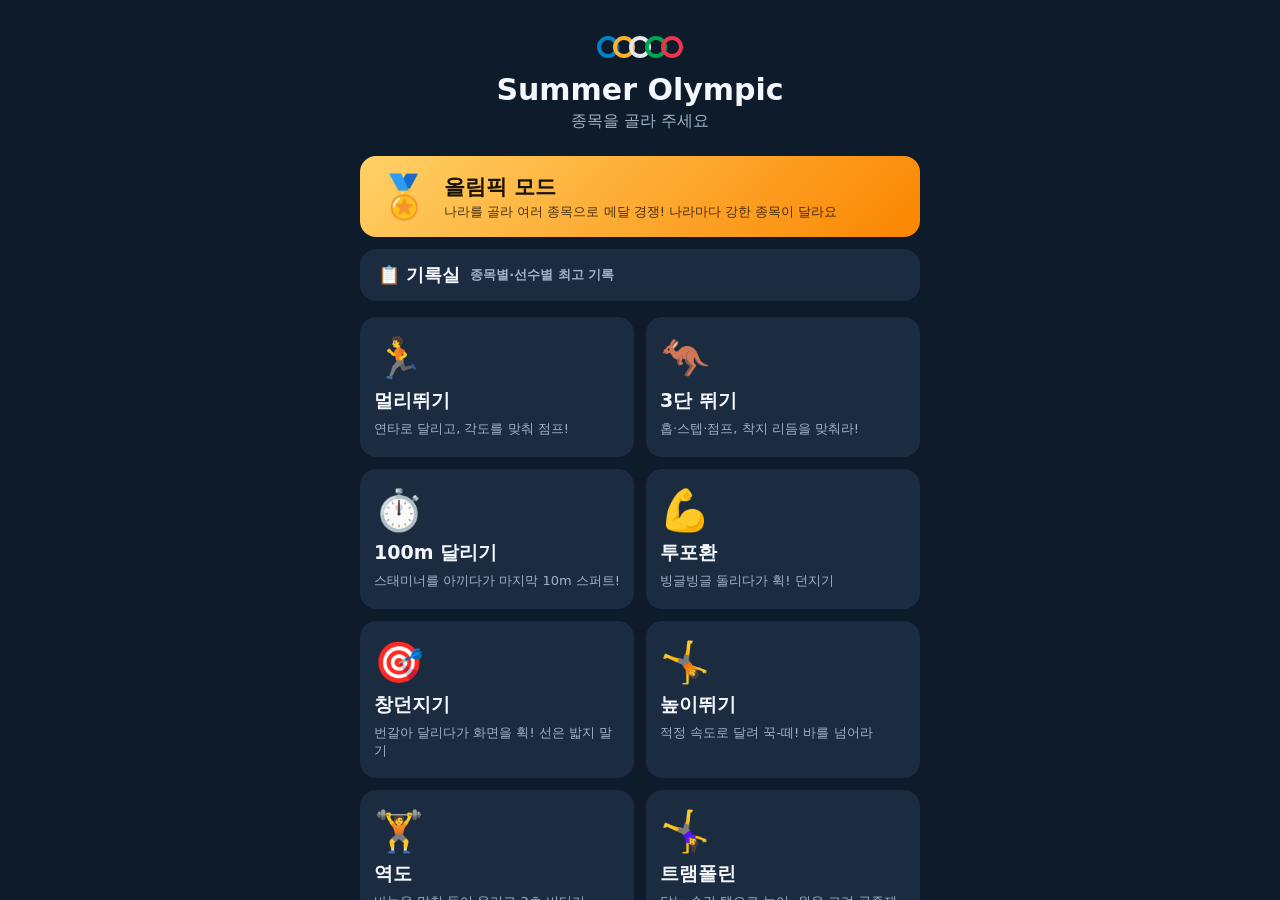
<file: index.html>
<!doctype html>
<html lang="ko">
<head>
  <meta charset="utf-8">
  <meta name="viewport" content="width=device-width, initial-scale=1, viewport-fit=cover">
  <meta name="theme-color" content="#0d1b2a">
  <title>Summer Olympic</title>
  <link rel="manifest" href="manifest.webmanifest">
  <link rel="icon" href="icons/icon.svg" type="image/svg+xml">
  <link rel="apple-touch-icon" href="icons/icon-192.png">
  <link rel="stylesheet" href="shared/css/common.css">
  <style>
    .hub { max-width: 560px; width: 100%; margin: 0 auto; }
    .hub-head { text-align: center; padding: 20px 0 8px; }
    .rings { font-size: 15px; letter-spacing: 4px; }
    .rings span { display: inline-block; width: 22px; height: 22px; border: 4px solid; border-radius: 50%; margin: 0 -3px; }
    .hub-head h1 { font-size: 30px; margin: 10px 0 4px; }
    .grid { display: grid; grid-template-columns: repeat(2, minmax(0, 1fr)); gap: 12px; margin-top: 16px; }
    .game-card {
      display: flex; flex-direction: column; gap: 6px; padding: 18px 14px; min-height: 140px;
      background: var(--panel); border-radius: var(--radius); color: var(--text); text-decoration: none;
    }
    .game-card:active { transform: scale(0.97); }
    .game-card .icon { font-size: 40px; }
    .game-card .name { font-size: 19px; font-weight: 800; }
    .game-card .desc { font-size: 13px; color: var(--muted); }
    .game-card.soon { opacity: 0.45; pointer-events: none; }
    .olympic-btn {
      display: flex; align-items: center; gap: 14px; margin-top: 16px; padding: 16px 18px;
      border-radius: var(--radius); text-decoration: none; color: #1a1205;
      background: linear-gradient(135deg, #ffd166, #fb8500);
    }
    .olympic-btn:active { transform: scale(0.98); }
    .olympic-btn .icon { font-size: 42px; }
    .olympic-btn .name { font-size: 21px; font-weight: 800; display: block; }
    .olympic-btn .desc { font-size: 13px; opacity: 0.8; }
    .records-btn {
      display: flex; align-items: center; gap: 10px; margin-top: 12px; padding: 14px 18px;
      border-radius: var(--radius); background: var(--panel); color: var(--text);
      text-decoration: none; font-size: 18px; font-weight: 800;
    }
    .records-btn .muted { font-size: 13px; font-weight: 600; }
    .records-btn:active { transform: scale(0.98); }
    .credits {
      margin-top: 24px; padding: 16px; border-radius: var(--radius);
      background: var(--panel); text-align: center;
    }
    .credits-title { font-size: 13px; font-weight: 700; color: var(--muted); letter-spacing: 2px; margin-bottom: 8px; }
    .credit { display: flex; justify-content: center; align-items: baseline; gap: 10px; padding: 3px 0; }
    .credit span { font-size: 13px; color: var(--muted); font-style: italic; min-width: 90px; text-align: right; }
    .credit b { font-size: 17px; min-width: 90px; text-align: left; }
    .tip { margin-top: 20px; font-size: 13px; text-align: center; }
  </style>
</head>
<body>
  <main class="screen">
    <div class="hub">
      <header class="hub-head">
        <div class="rings">
          <span style="border-color:#0081c8"></span><span style="border-color:#fcb131"></span><span style="border-color:#e5e7eb"></span><span style="border-color:#00a651"></span><span style="border-color:#ee334e"></span>
        </div>
        <h1>Summer Olympic</h1>
        <div class="muted">종목을 골라 주세요</div>
      </header>
      <a class="olympic-btn" href="olympic/" id="olympicBtn">
        <span class="icon">🏅</span>
        <span><span class="name" id="olympicName">올림픽 모드</span><span class="desc">나라를 골라 여러 종목으로 메달 경쟁! 나라마다 강한 종목이 달라요</span></span>
      </a>
      <a class="records-btn" href="records/">📋 기록실 <span class="muted">종목별·선수별 최고 기록</span></a>
      <nav class="grid" id="grid"></nav>
      <footer class="credits">
        <div class="credits-title">만든 사람들</div>
        <div class="credit"><span>Designed By</span><b>조원상</b></div>
        <div class="credit"><span>Inspired By</span><b>연준, 연서</b></div>
      </footer>
      <p class="tip muted" id="tip">크롬 메뉴 ⋮ → <b>홈 화면에 추가</b>를 누르면 앱처럼 전체화면으로 즐길 수 있어요.</p>
    </div>
  </main>
  <script src="shared/js/games.js"></script>
  <script src="shared/js/device.js"></script>
  <script>
    document.getElementById('grid').innerHTML = SO.GAMES.map(function (g) {
      return '<a class="game-card' + (g.ready ? '' : ' soon') + '" href="' + (g.ready ? 'games/' + g.id + '/' : '#') + '">' +
        '<span class="icon">' + g.icon + '</span><span class="name">' + g.name + '</span><span class="desc">' + g.desc + '</span></a>';
    }).join('');
    try {
      var sess = JSON.parse(localStorage.getItem('so:olympic') || 'null');
      if (sess && sess.events && sess.events.some(function (e) { return !(sess.results || {})[e]; })) {
        document.getElementById('olympicName').textContent = '올림픽 모드 (이어하기)';
      }
    } catch (e) { /* 무시 */ }
    if (SO.isApp) document.getElementById('tip').remove();
    SO.registerSW('sw.js');
  </script>
</body>
</html>
</file>
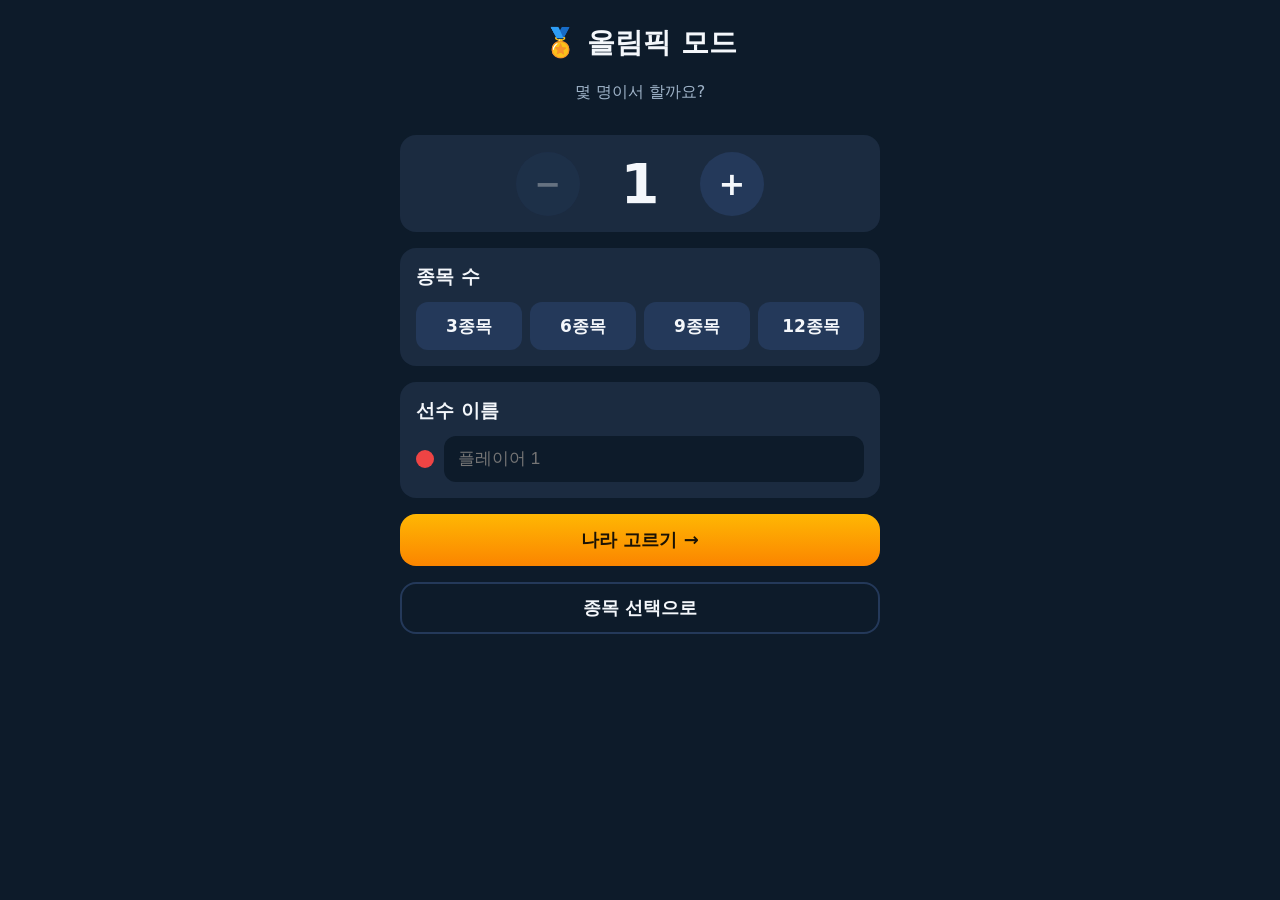
<file: olympic/index.html>
<!doctype html>
<html lang="ko">
<head>
  <meta charset="utf-8">
  <meta name="viewport" content="width=device-width, initial-scale=1, viewport-fit=cover">
  <meta name="theme-color" content="#0d1b2a">
  <title>올림픽 모드</title>
  <link rel="manifest" href="../manifest.webmanifest">
  <link rel="icon" href="../icons/icon.svg" type="image/svg+xml">
  <link rel="stylesheet" href="../shared/css/common.css">
  <link rel="stylesheet" href="olympic.css">
</head>
<body>
  <!-- 1. 선수 수·종목 수 -->
  <div id="setup" class="screen hidden"></div>

  <!-- 2. 나라 고르기 -->
  <div id="pick" class="screen hidden">
    <div class="setup wide">
      <h1 class="setup-title" id="pickTitle"></h1>
      <p class="setup-sub muted">★이 많은 종목일수록 경기에서 유리해요</p>
      <div class="country-grid" id="countryGrid"></div>
      <div class="pick-foot">
        <div class="pick-detail hidden" id="pickDetail"></div>
        <button type="button" class="btn btn-primary btn-block" id="pickOk" disabled>이 나라로!</button>
        <div class="row2">
          <button type="button" class="btn" id="pickRandom">🎲 랜덤</button>
          <button type="button" class="btn btn-ghost" id="pickBack">← 이전</button>
        </div>
      </div>
    </div>
  </div>

  <!-- 3. 일정 & 메달 순위 -->
  <div id="board" class="screen hidden">
    <div class="setup wide">
      <h1 class="setup-title">🏅 올림픽</h1>
      <div class="card next-card" id="nextCard"></div>
      <div class="card"><h3>메달 순위</h3><table class="ranking medal-table" id="medalTable"></table></div>
      <div class="card"><h3>경기 일정</h3><ol class="schedule" id="schedule"></ol></div>
      <button type="button" class="btn btn-block" id="quitBtn">🏁 올림픽 끝내기</button>
      <a class="btn btn-ghost btn-block" href="../">메인으로 (나중에 이어하기)</a>
    </div>
  </div>

  <!-- 4. 시상식 -->
  <div id="ceremony" class="screen hidden">
    <div class="setup wide">
      <h1 class="setup-title" id="cerTitle"></h1>
      <div class="podium" id="podium"></div>
      <div class="card"><table class="ranking" id="cerTable"></table></div>
      <button type="button" class="btn btn-primary btn-block" id="cerOk">메달 순위 보기</button>
    </div>
  </div>

  <!-- 5. 폐회식 -->
  <div id="closing" class="screen hidden">
    <div class="setup wide">
      <h1 class="setup-title">🎆 폐회식</h1>
      <div class="champion card" id="champion"></div>
      <div class="card"><h3>최종 메달 순위</h3><table class="ranking medal-table" id="finalMedals"></table></div>
      <button type="button" class="btn btn-primary btn-block" id="newBtn">새 올림픽</button>
      <a class="btn btn-ghost btn-block" href="../">메인으로</a>
    </div>
  </div>

  <script src="../shared/js/device.js"></script>
  <script src="../shared/js/players.js"></script>
  <script src="../shared/js/countries.js"></script>
  <script src="../shared/js/olympic.js"></script>
  <script src="olympic.js"></script>
</body>
</html>
</file>
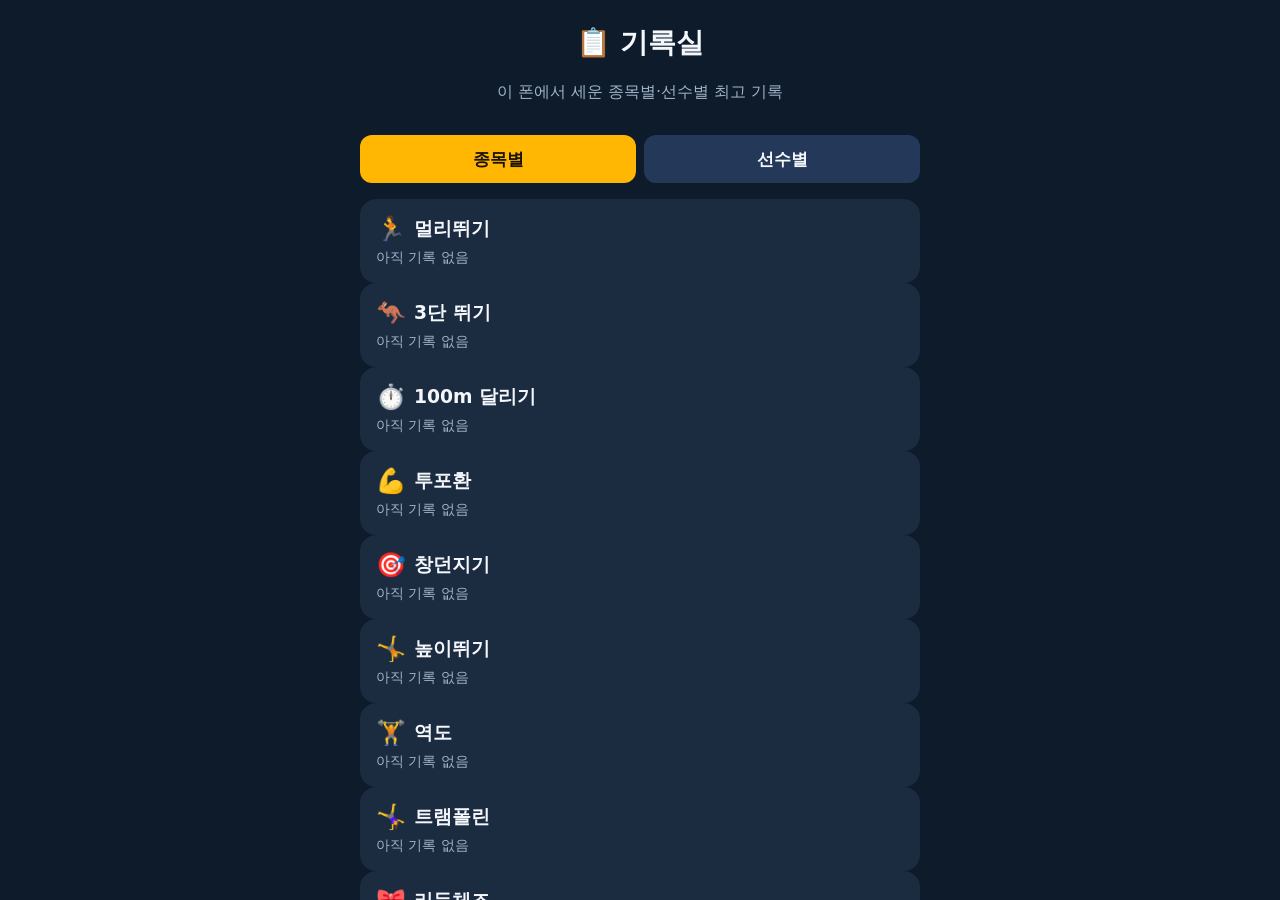
<file: records/index.html>
<!doctype html>
<html lang="ko">
<head>
  <meta charset="utf-8">
  <meta name="viewport" content="width=device-width, initial-scale=1, viewport-fit=cover">
  <meta name="theme-color" content="#0d1b2a">
  <title>기록실</title>
  <link rel="manifest" href="../manifest.webmanifest">
  <link rel="icon" href="../icons/icon.svg" type="image/svg+xml">
  <link rel="stylesheet" href="../shared/css/common.css">
  <link rel="stylesheet" href="page.css">
</head>
<body>
  <main class="screen">
    <div class="setup wide">
      <h1 class="setup-title">📋 기록실</h1>
      <p class="setup-sub muted">이 폰에서 세운 종목별·선수별 최고 기록</p>
      <div class="seg" id="tabs">
        <button type="button" data-tab="event" aria-pressed="true">종목별</button>
        <button type="button" data-tab="player" aria-pressed="false">선수별</button>
      </div>
      <div id="eventView"></div>
      <div id="playerView" class="hidden">
        <div class="chips" id="playerChips"></div>
        <div class="card hidden" id="playerCard"></div>
      </div>
      <p class="muted empty hidden" id="empty">아직 기록이 없어요. 경기를 끝까지 하면 최고 기록이 여기에 쌓여요.</p>
      <button type="button" class="btn btn-ghost btn-block" id="clearBtn">기록 모두 지우기</button>
      <a class="btn btn-ghost btn-block" href="../">메인으로</a>
    </div>
  </main>
  <script src="../shared/js/games.js"></script>
  <script src="../shared/js/device.js"></script>
  <script src="../shared/js/records.js"></script>
  <script src="page.js"></script>
</body>
</html>
</file>
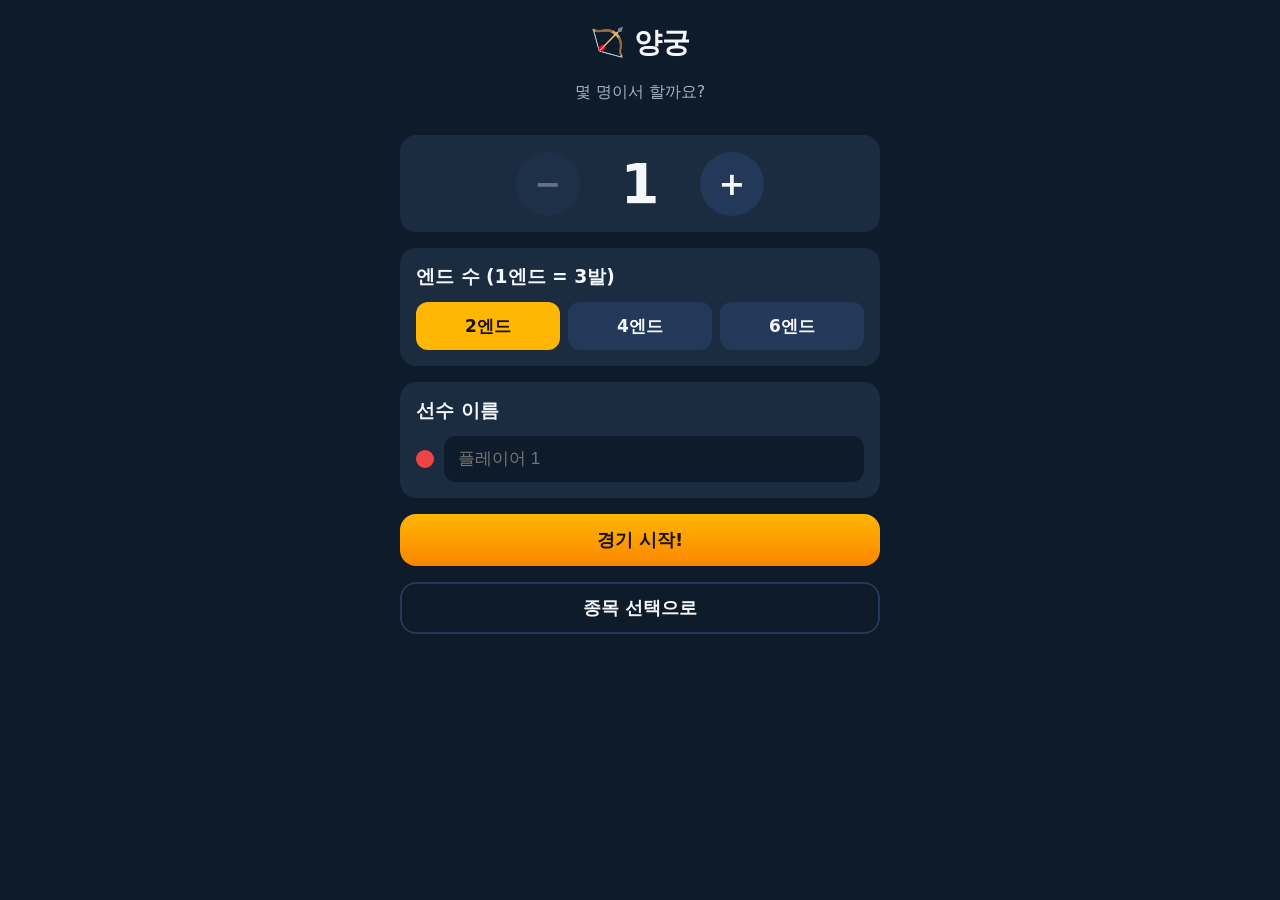
<file: games/archery/index.html>
<!doctype html>
<html lang="ko">
<head>
  <meta charset="utf-8">
  <meta name="viewport" content="width=device-width, initial-scale=1, maximum-scale=1, user-scalable=no, viewport-fit=cover">
  <meta name="theme-color" content="#0d1b2a">
  <title>양궁</title>
  <link rel="manifest" href="../../manifest.webmanifest">
  <link rel="icon" href="../../icons/icon.svg" type="image/svg+xml">
  <link rel="stylesheet" href="../../shared/css/common.css">
  <link rel="stylesheet" href="../../shared/css/game.css">
  <link rel="stylesheet" href="archery.css">
</head>
<body>
  <!-- 1. 플레이어 설정 -->
  <div id="setup" class="screen"></div>

  <!-- 2. 경기 화면 -->
  <div id="game" class="game no-select hidden">
    <header class="hud">
      <div class="hud-player"><span class="dot" id="hudDot"></span><span id="hudName"></span></div>
      <div class="hud-info"><span id="hudEnd"></span><span id="hudTotal"></span></div>
    </header>

    <div class="stage" id="stage">
      <canvas id="canvas"></canvas>

      <div class="meters">
        <div class="meter"><div class="meter-label">바람</div><div class="meter-value"><span class="wind-arrow" id="windArrow">→</span><span id="wind">0.0</span><small>m/s</small></div></div>
        <div class="meter" id="clockBox"><div class="meter-label">남은 시간</div><div class="meter-value"><span id="clock">20</span><small>초</small></div></div>
      </div>
      <div class="end-strip" id="endStrip"></div>

      <div class="breath hidden" id="breath">
        <div class="breath-zones"><i class="z-draw"></i><i class="z-steady"></i><i class="z-tired"></i></div>
        <div class="breath-cursor" id="breathCursor"></div>
        <div class="breath-label" id="breathLabel"></div>
      </div>

      <div class="banner hidden" id="banner"></div>

      <!-- 차례 안내 -->
      <div class="panel hidden" id="intro">
        <div class="intro-turn" id="introTurn"></div>
        <div class="intro-name" id="introName"></div>
        <ol class="howto">
          <li>아래 버튼을 <b>꾹 누르면</b> 활을 당겨요. 누른 채로 <b>끌면 조준</b>, <b>손을 떼면 발사</b>!</li>
          <li>당기고 <b>1~4초</b>(초록 구간)가 가장 덜 흔들려요. 오래 버티면 팔이 지쳐서 다시 흔들려요</li>
          <li>화살은 <b>바람</b>에 밀려요. 1 m/s마다 점수 한 칸 반쯤 — 바람 반대쪽을 겨냥하세요</li>
          <li>한 발에 <b>20초</b> 안에 쏘세요. 3발이 한 엔드예요</li>
        </ol>
        <button type="button" class="btn btn-primary btn-block" id="introGo">준비 완료</button>
      </div>

      <!-- 엔드 결과 -->
      <div class="panel hidden" id="result">
        <div class="intro-turn" id="resTitle"></div>
        <div class="result-arrows" id="resArrows"></div>
        <div class="result-detail" id="resDetail"></div>
        <table class="ranking mini" id="resTable"></table>
        <button type="button" class="btn btn-primary btn-block" id="resNext"></button>
      </div>
    </div>

    <div class="controls">
      <button type="button" class="pad pad-aim" id="aimPad"><span class="pad-icon">🏹</span><span id="padText">꾹 눌러서 당기기</span><small>누른 채로 끌어서 조준 · 떼면 발사</small></button>
    </div>
  </div>

  <!-- 3. 최종 결과 -->
  <div id="final" class="screen hidden">
    <div class="setup">
      <h1 class="setup-title">🏆 최종 결과</h1>
      <div class="card"><table class="ranking" id="finalTable"></table></div>
      <button type="button" class="btn btn-primary btn-block" id="againBtn">같은 선수로 다시 하기</button>
      <button type="button" class="btn btn-block" id="setupBtn">선수 다시 정하기</button>
      <a class="btn btn-ghost btn-block" href="../../">종목 선택으로</a>
    </div>
  </div>

  <script src="../../shared/js/device.js"></script>
  <script src="../../shared/js/players.js"></script>
  <script src="../../shared/js/countries.js"></script>
  <script src="../../shared/js/olympic.js"></script>
  <script src="../../shared/js/records.js"></script>
  <script src="archery.js"></script>
</body>
</html>
</file>
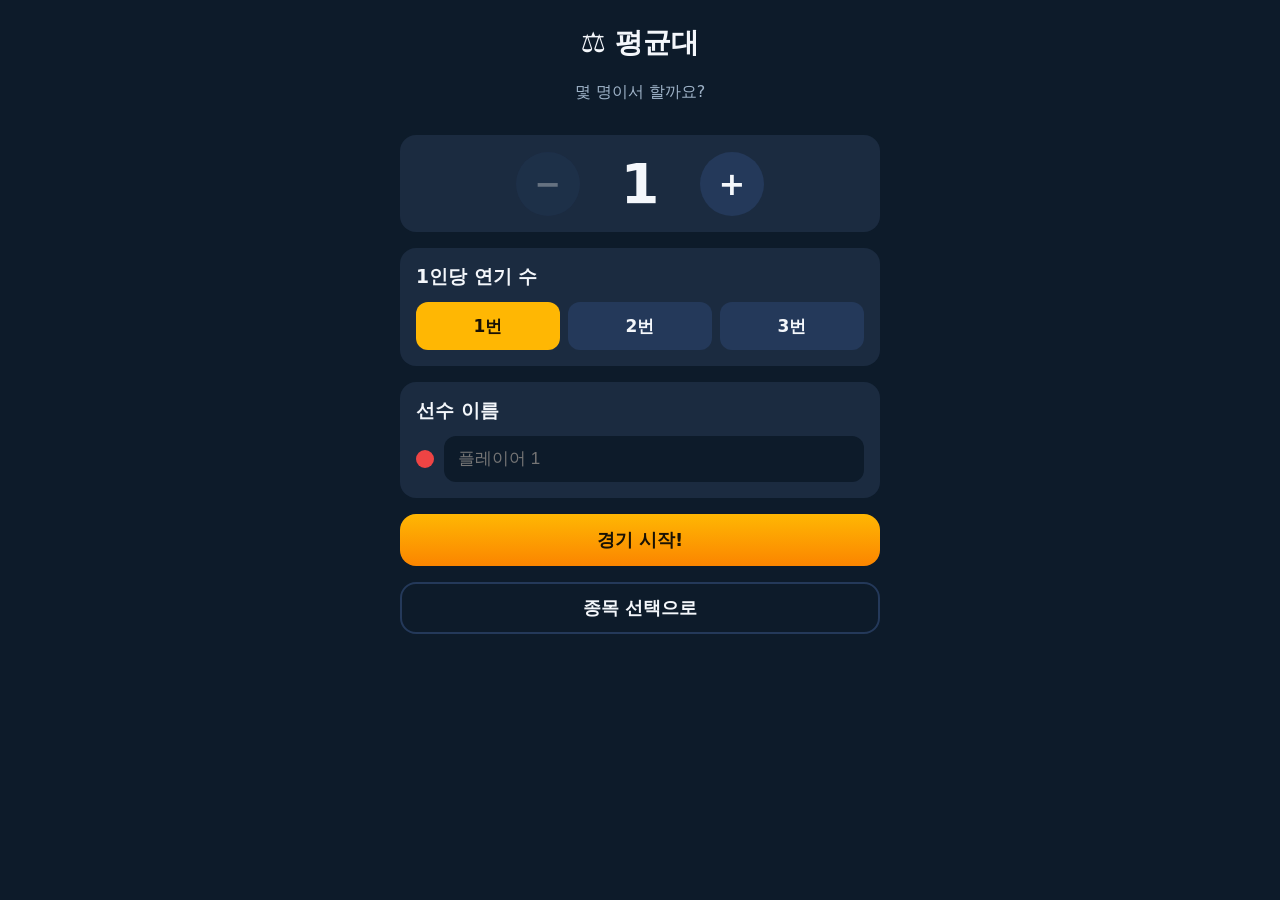
<file: games/beam/index.html>
<!doctype html>
<html lang="ko">
<head>
  <meta charset="utf-8">
  <meta name="viewport" content="width=device-width, initial-scale=1, maximum-scale=1, user-scalable=no, viewport-fit=cover">
  <meta name="theme-color" content="#0d1b2a">
  <title>평균대</title>
  <link rel="manifest" href="../../manifest.webmanifest">
  <link rel="icon" href="../../icons/icon.svg" type="image/svg+xml">
  <link rel="stylesheet" href="../../shared/css/common.css">
  <link rel="stylesheet" href="../../shared/css/game.css">
  <link rel="stylesheet" href="beam.css">
</head>
<body>
  <!-- 1. 플레이어 설정 -->
  <div id="setup" class="screen"></div>

  <!-- 2. 경기 화면 -->
  <div id="game" class="game no-select hidden">
    <header class="hud">
      <div class="hud-player"><span class="dot" id="hudDot"></span><span id="hudName"></span></div>
      <div class="hud-info"><span id="hudAttempt"></span><span id="hudBest"></span></div>
    </header>

    <!-- 경기 화면 = 기술 패드 (스와이프·원 그리기) -->
    <div class="stage" id="stage">
      <canvas id="canvas"></canvas>

      <div class="meters">
        <div class="meter"><div class="meter-label">기울기</div><div class="meter-value"><span id="lean">0</span><small>°</small></div></div>
        <div class="meter"><div class="meter-label">기술</div><div class="meter-value"><span id="skill">준비</span></div></div>
      </div>
      <div class="score-chip" id="scoreChip"></div>
      <div class="req-chip" id="reqChip"></div>
      <!-- 균형 게이지: 노란 바늘 = 몸 기울기, 📱 = 폰 기울기 -->
      <div class="bal-gauge">
        <div class="bal-track"><div class="bal-zone"></div><div class="bal-needle" id="balNeedle"></div><div class="bal-knob" id="balKnob">📱</div></div>
        <div class="bal-text" id="balText">균형</div>
      </div>
      <div class="gesture-help" id="gestureHelp">
        <span>↑ 점프</span><span>→ 다리 찢기</span><span>↓ 공중돌기</span><span>⟳ 턴</span>
      </div>
      <div class="timing hidden" id="timing"></div>
      <div class="banner hidden" id="banner"></div>

      <!-- 차례 안내 -->
      <div class="panel hidden" id="intro">
        <div class="intro-turn" id="introTurn"></div>
        <div class="intro-name" id="introName"></div>
        <ol class="howto">
          <li><b>폰을 운전대처럼 좌우로 기울여서</b> 선수를 똑바로 세우세요. 선수가 오른쪽으로 기울면 폰을 왼쪽으로! 30° 넘게 기울면 떨어져요</li>
          <li>경기 화면에서 <b>↑ 점프 · → 다리 찢어 뛰기 · ↓ 공중돌기 · 원 그리기 = 턴</b>(두 바퀴면 더블 턴)</li>
          <li>착지할 때마다 몸이 휘청! 바로 균형을 잡으세요. 기술은 <b>5개 이상</b> 해야 감점이 없어요</li>
          <li>끝까지 가면 <b>↑ 스와이프로 내리기</b>(공중돌기 착지). 시작할 때 폰을 든 각도가 기준이에요</li>
        </ol>
        <div class="tilt-test" id="tiltTest">📱 지금 폰을 기울여 보세요 — 위 게이지의 📱이 따라 움직여요</div>
        <label class="tilt-opt"><input type="checkbox" id="tiltRev"> 기울기 방향 반대로</label>
        <button type="button" class="btn btn-primary btn-block" id="introGo">준비 완료</button>
      </div>

      <!-- 연기 결과 -->
      <div class="panel hidden" id="result">
        <div class="result-dist" id="resScore"></div>
        <div class="result-badge hidden" id="resBadge">개인 최고!</div>
        <div class="result-detail" id="resDetail"></div>
        <table class="ranking mini" id="resTable"></table>
        <button type="button" class="btn btn-primary btn-block" id="resNext"></button>
      </div>
    </div>

    <!-- 세로로 들고 있으면 가로로 돌리라는 안내 -->
    <div class="rotate-hint"><div class="rotate-icon">📱↻</div><div>폰을 <b>가로로</b> 돌려 주세요</div></div>
  </div>

  <!-- 3. 최종 결과 -->
  <div id="final" class="screen hidden">
    <div class="setup">
      <h1 class="setup-title">🏆 최종 결과</h1>
      <div class="card"><table class="ranking" id="finalTable"></table></div>
      <button type="button" class="btn btn-primary btn-block" id="againBtn">같은 선수로 다시 하기</button>
      <button type="button" class="btn btn-block" id="setupBtn">선수 다시 정하기</button>
      <a class="btn btn-ghost btn-block" href="../../">종목 선택으로</a>
    </div>
  </div>

  <script src="../../shared/js/device.js"></script>
  <script src="../../shared/js/players.js"></script>
  <script src="../../shared/js/countries.js"></script>
  <script src="../../shared/js/olympic.js"></script>
  <script src="../../shared/js/records.js"></script>
  <script src="../../shared/js/athlete.js"></script>
  <script src="beam.js"></script>
</body>
</html>
</file>
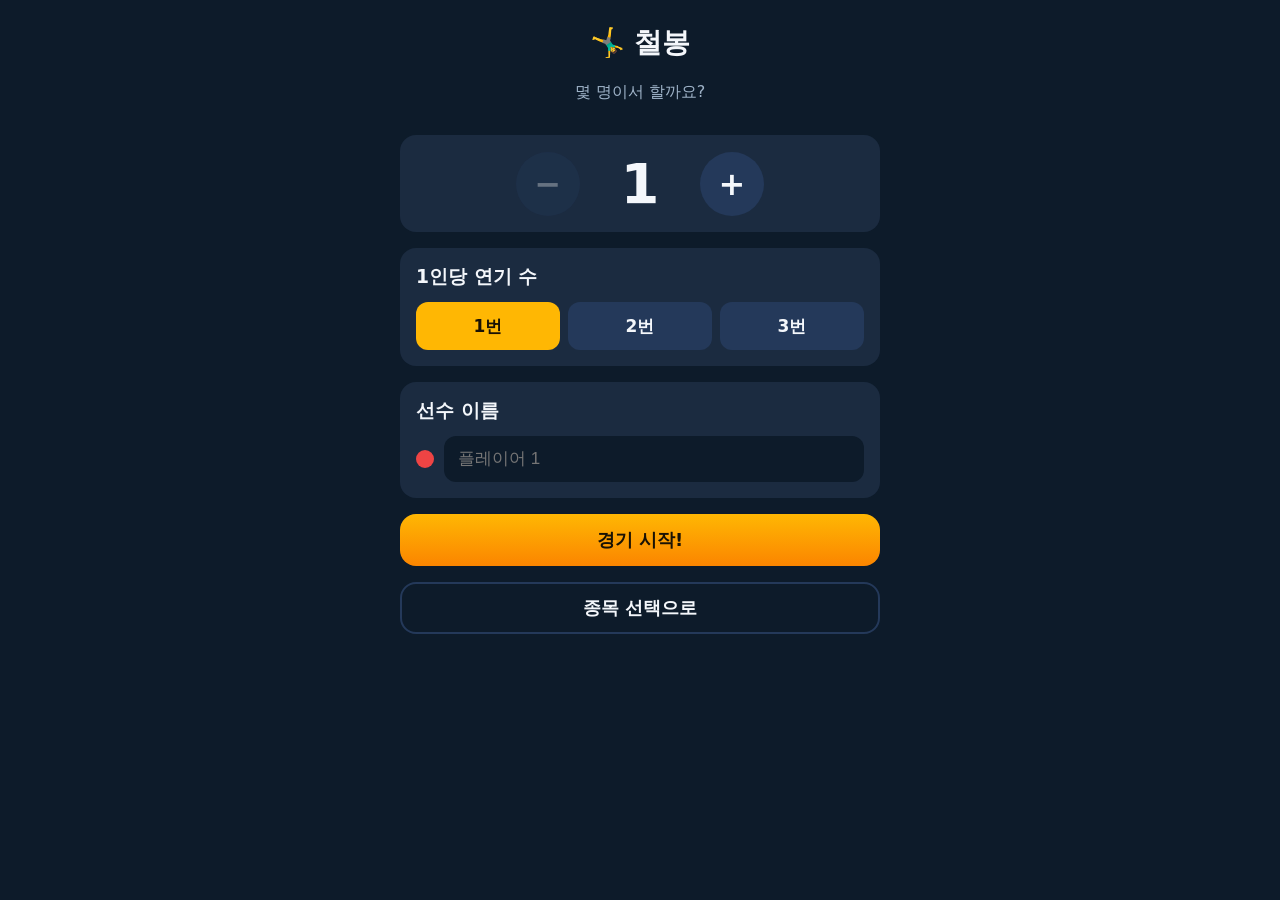
<file: games/high-bar/index.html>
<!doctype html>
<html lang="ko">
<head>
  <meta charset="utf-8">
  <meta name="viewport" content="width=device-width, initial-scale=1, maximum-scale=1, user-scalable=no, viewport-fit=cover">
  <meta name="theme-color" content="#0d1b2a">
  <title>철봉</title>
  <link rel="manifest" href="../../manifest.webmanifest">
  <link rel="icon" href="../../icons/icon.svg" type="image/svg+xml">
  <link rel="stylesheet" href="../../shared/css/common.css">
  <link rel="stylesheet" href="../../shared/css/game.css">
  <link rel="stylesheet" href="highbar.css">
</head>
<body>
  <!-- 1. 플레이어 설정 -->
  <div id="setup" class="screen"></div>

  <!-- 2. 경기 화면 -->
  <div id="game" class="game no-select hidden">
    <header class="hud">
      <div class="hud-player"><span class="dot" id="hudDot"></span><span id="hudName"></span></div>
      <div class="hud-info"><span id="hudAttempt"></span><span id="hudBest"></span></div>
    </header>

    <div class="stage" id="stage">
      <canvas id="canvas"></canvas>

      <div class="meters">
        <div class="meter"><div class="meter-label">발끝 속도</div><div class="meter-value"><span id="speed">0</span><small>km/h</small></div></div>
        <div class="meter"><div class="meter-label">기술</div><div class="meter-value"><span id="skill">준비</span></div></div>
      </div>
      <div class="time-chip" id="timeChip"></div>
      <div class="score-chip" id="scoreChip"></div>
      <div class="hint" id="hint"></div>
      <div class="timing hidden" id="timing"></div>
      <div class="banner hidden" id="banner"></div>

      <!-- 차례 안내 -->
      <div class="panel hidden" id="intro">
        <div class="intro-turn" id="introTurn"></div>
        <div class="intro-name" id="introName"></div>
        <ol class="howto">
          <li>왼쪽 <b>킥</b>: 몸이 <b>맨 아래를 지날 때</b> 탭! 점점 크게 흔들다가 한 바퀴 넘어가면 <b>대회전</b></li>
          <li>오른쪽 <b>손 놓기</b>: <b class="gold">금색 구간</b>에서 놓으면 <b>놓았다 잡기</b>, <b class="green">초록 구간</b>에서 놓으면 <b>내리기</b></li>
          <li>공중에서 <b>웅크리기</b>(왼쪽)를 누르는 동안 빨리 돌아요. 놓았다 잡기는 바가 손에 오면 <b>잡기</b>(오른쪽)!</li>
          <li>내리기는 <b>발이 아래로</b> 오게 착지. 45초 안에 내려와야 해요</li>
        </ol>
        <button type="button" class="btn btn-primary btn-block" id="introGo">준비 완료</button>
      </div>

      <!-- 연기 결과 -->
      <div class="panel hidden" id="result">
        <div class="result-dist" id="resScore"></div>
        <div class="result-badge hidden" id="resBadge">개인 최고!</div>
        <div class="result-detail" id="resDetail"></div>
        <table class="ranking mini" id="resTable"></table>
        <button type="button" class="btn btn-primary btn-block" id="resNext"></button>
      </div>
    </div>

    <div class="controls">
      <button type="button" class="pad pad-kick" id="kickBtn"><span class="pad-icon" id="kickIcon">🦵</span><span id="kickText">킥</span><small id="kickSub">아래 지날 때 탭</small></button>
      <button type="button" class="pad pad-grip" id="gripBtn"><span class="pad-icon" id="gripIcon">✋</span><span id="gripText">손 놓기</span><small id="gripSub">색 구간에서</small></button>
    </div>
  </div>

  <!-- 3. 최종 결과 -->
  <div id="final" class="screen hidden">
    <div class="setup">
      <h1 class="setup-title">🏆 최종 결과</h1>
      <div class="card"><table class="ranking" id="finalTable"></table></div>
      <button type="button" class="btn btn-primary btn-block" id="againBtn">같은 선수로 다시 하기</button>
      <button type="button" class="btn btn-block" id="setupBtn">선수 다시 정하기</button>
      <a class="btn btn-ghost btn-block" href="../../">종목 선택으로</a>
    </div>
  </div>

  <script src="../../shared/js/device.js"></script>
  <script src="../../shared/js/players.js"></script>
  <script src="../../shared/js/countries.js"></script>
  <script src="../../shared/js/olympic.js"></script>
  <script src="../../shared/js/records.js"></script>
  <script src="../../shared/js/athlete.js"></script>
  <script src="highbar.js"></script>
</body>
</html>
</file>
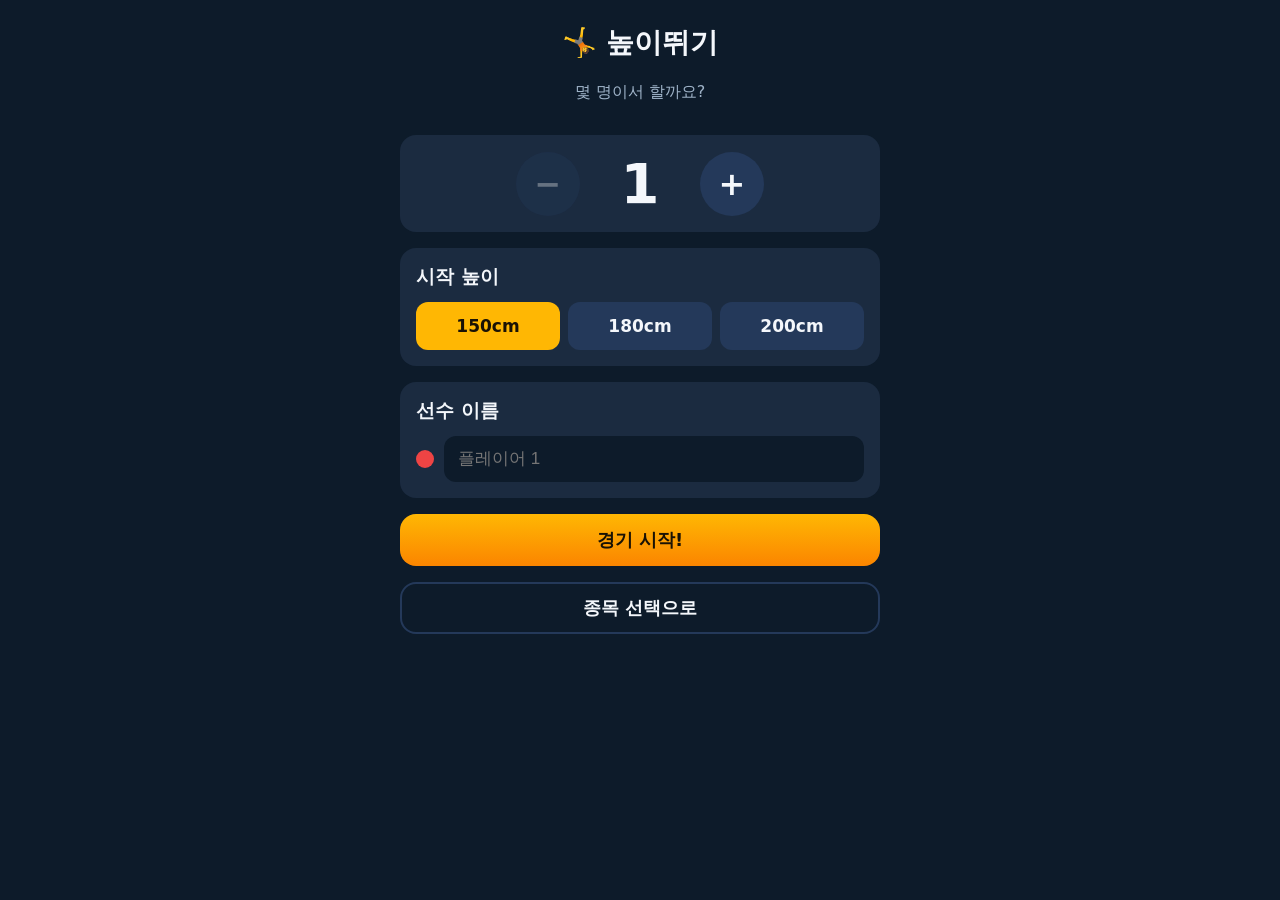
<file: games/high-jump/index.html>
<!doctype html>
<html lang="ko">
<head>
  <meta charset="utf-8">
  <meta name="viewport" content="width=device-width, initial-scale=1, maximum-scale=1, user-scalable=no, viewport-fit=cover">
  <meta name="theme-color" content="#0d1b2a">
  <title>높이뛰기</title>
  <link rel="manifest" href="../../manifest.webmanifest">
  <link rel="icon" href="../../icons/icon.svg" type="image/svg+xml">
  <link rel="stylesheet" href="../../shared/css/common.css">
  <link rel="stylesheet" href="../../shared/css/game.css">
  <link rel="stylesheet" href="highjump.css">
</head>
<body>
  <!-- 1. 플레이어 설정 -->
  <div id="setup" class="screen"></div>

  <!-- 2. 경기 화면 -->
  <div id="game" class="game no-select hidden">
    <header class="hud">
      <div class="hud-player"><span class="dot" id="hudDot"></span><span id="hudName"></span></div>
      <div class="hud-info"><span id="hudAttempt"></span><span id="hudBest"></span></div>
    </header>

    <div class="stage" id="stage">
      <canvas id="canvas"></canvas>

      <div class="meters">
        <div class="meter"><div class="meter-label">시속</div><div class="meter-value"><span id="speed">0.0</span><small>km/h</small></div></div>
        <div class="meter"><div class="meter-label">바 높이</div><div class="meter-value"><span id="barH">0.00</span><small>m</small></div></div>
      </div>
      <div class="to-line" id="toLine"></div>
      <div class="gauge" id="gauge"><div class="gauge-zone"></div><div class="gauge-needle" id="needle"></div><span class="gauge-label">적정 속도</span></div>
      <div class="history" id="history"></div>
      <div class="timing hidden" id="timing"></div>

      <div class="banner hidden" id="banner"></div>

      <!-- 차례 안내 -->
      <div class="panel hidden" id="intro">
        <div class="intro-turn" id="introTurn"></div>
        <div class="intro-name" id="introName"></div>
        <ol class="howto">
          <li><b>달리기</b>를 눌러 속도를 내되, 게이지의 <b>초록 구간</b>(적정 속도)을 지키세요. 너무 빨라도 높이가 안 나요</li>
          <li>바닥의 <b>도약 표시</b> 위에서 <b>점프</b>를 눌러 뛰어요</li>
          <li>공중에서 엉덩이가 바에 다가가면 점프를 <b>꾹 눌러 허리 젖히기</b>, 다리가 지나갈 때 <b>떼서 다리 차올리기</b>!</li>
          <li>높이마다 <b>3번</b> 기회. 3번 다 실패하면 탈락, 마지막까지 남으면 우승</li>
        </ol>
        <button type="button" class="btn btn-primary btn-block" id="introGo">준비 완료</button>
      </div>

      <!-- 시기 결과 -->
      <div class="panel hidden" id="result">
        <div class="result-dist" id="resDist"></div>
        <div class="result-badge hidden" id="resBadge">개인 최고!</div>
        <div class="history-row" id="resHistory"></div>
        <div class="result-detail" id="resDetail"></div>
        <table class="ranking mini" id="resTable"></table>
        <button type="button" class="btn btn-primary btn-block" id="resNext"></button>
      </div>
    </div>

    <div class="controls">
      <button type="button" class="pad pad-run" id="runBtn"><span class="pad-icon">🏃</span><span>달리기</span><small>적정 속도 유지</small></button>
      <button type="button" class="pad pad-jump" id="jumpBtn"><span class="pad-icon">⤴</span><span>점프</span><small>꾹 젖히고 → 떼기</small></button>
    </div>
  </div>

  <!-- 3. 최종 결과 -->
  <div id="final" class="screen hidden">
    <div class="setup">
      <h1 class="setup-title">🏆 최종 결과</h1>
      <div class="card"><table class="ranking" id="finalTable"></table></div>
      <button type="button" class="btn btn-primary btn-block" id="againBtn">같은 선수로 다시 하기</button>
      <button type="button" class="btn btn-block" id="setupBtn">선수 다시 정하기</button>
      <a class="btn btn-ghost btn-block" href="../../">종목 선택으로</a>
    </div>
  </div>

  <script src="../../shared/js/device.js"></script>
  <script src="../../shared/js/players.js"></script>
  <script src="../../shared/js/countries.js"></script>
  <script src="../../shared/js/olympic.js"></script>
  <script src="../../shared/js/records.js"></script>
  <script src="../../shared/js/stadium.js"></script>
  <script src="../../shared/js/athlete.js"></script>
  <script src="highjump.js"></script>
</body>
</html>
</file>
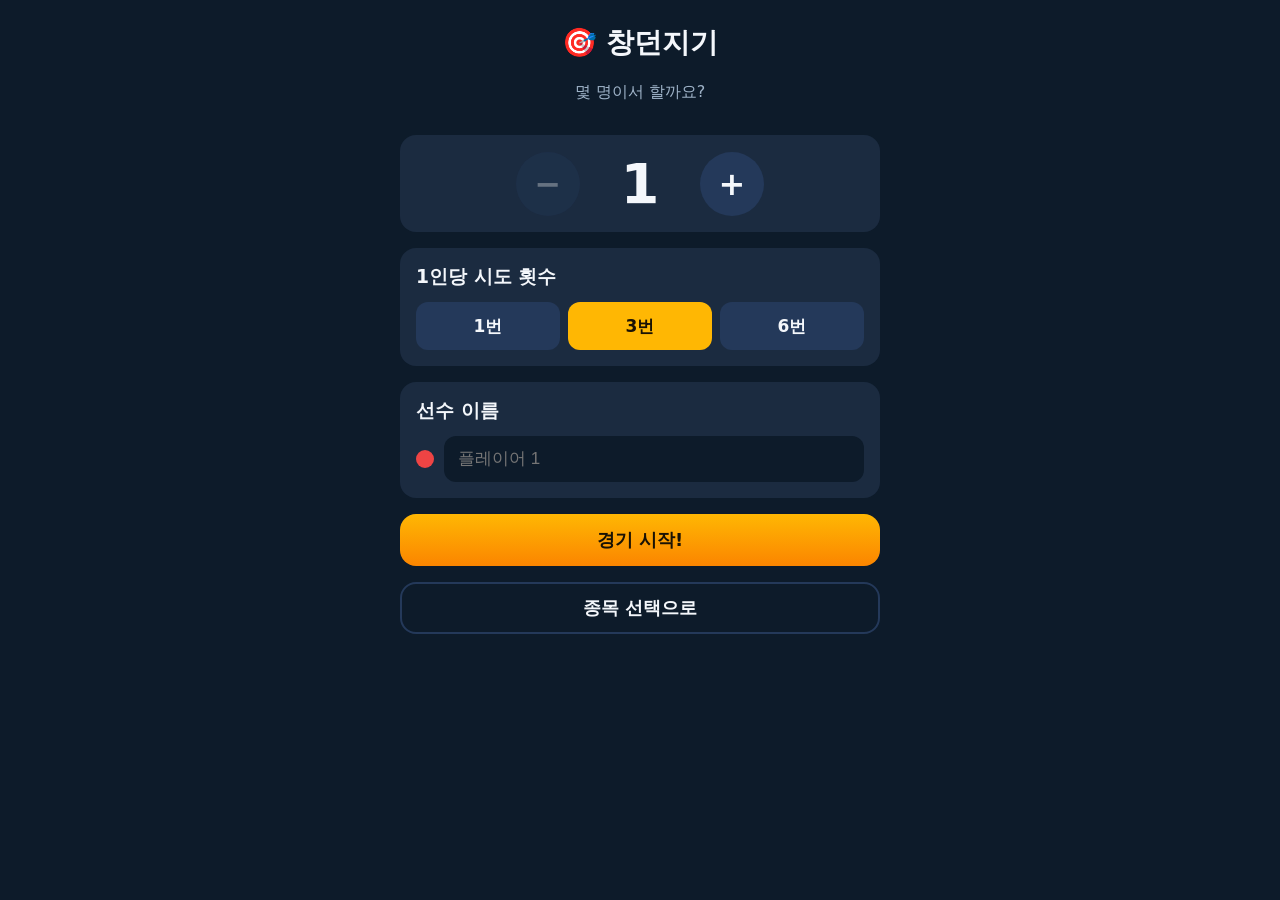
<file: games/javelin/index.html>
<!doctype html>
<html lang="ko">
<head>
  <meta charset="utf-8">
  <meta name="viewport" content="width=device-width, initial-scale=1, maximum-scale=1, user-scalable=no, viewport-fit=cover">
  <meta name="theme-color" content="#0d1b2a">
  <title>창던지기</title>
  <link rel="manifest" href="../../manifest.webmanifest">
  <link rel="icon" href="../../icons/icon.svg" type="image/svg+xml">
  <link rel="stylesheet" href="../../shared/css/common.css">
  <link rel="stylesheet" href="../../shared/css/game.css">
  <link rel="stylesheet" href="javelin.css">
</head>
<body>
  <!-- 1. 플레이어 설정 -->
  <div id="setup" class="screen"></div>

  <!-- 2. 경기 화면 -->
  <div id="game" class="game no-select hidden">
    <header class="hud">
      <div class="hud-player"><span class="dot" id="hudDot"></span><span id="hudName"></span></div>
      <div class="hud-info"><span id="hudAttempt"></span><span id="hudBest"></span></div>
    </header>

    <!-- 경기 화면 자체가 던지기 패드: 위로 휙 스와이프 -->
    <div class="stage" id="stage">
      <canvas id="canvas"></canvas>

      <div class="meters">
        <div class="meter"><div class="meter-label">속도</div><div class="meter-value"><span id="speed">0.0</span><small>km/h</small></div></div>
        <div class="meter"><div class="meter-label">각도</div><div class="meter-value"><span id="angle">--.-</span><small>°</small></div></div>
      </div>
      <div class="wind-chip" id="windChip"></div>
      <div class="to-line" id="toLine"></div>
      <div class="swipe-hint hidden" id="swipeHint">↗ 화면을 휙!</div>

      <div class="banner hidden" id="banner"></div>

      <!-- 차례 안내 -->
      <div class="panel hidden" id="intro">
        <div class="intro-turn" id="introTurn"></div>
        <div class="intro-name" id="introName"></div>
        <ol class="howto">
          <li>아래 <b>왼발·오른발</b>을 <b>번갈아</b> 눌러 달려요. 같은 발을 두 번 누르면 삐끗!</li>
          <li>던질 땐 <b>경기 화면을 오른쪽 위로 휙</b> 스와이프 — 스와이프 방향이 각도, 세기가 힘이에요 (35° 안팎이 최고)</li>
          <li>던진 뒤에도 몸이 밀려 나가요. 트랙의 <b>멈추는 곳</b> 표시가 <b class="red">빨간 선</b>을 넘으면 파울</li>
          <li>45°보다 높게 던지면 창이 꼬리부터 떨어져서 파울이에요</li>
        </ol>
        <button type="button" class="btn btn-primary btn-block" id="introGo">준비 완료</button>
      </div>

      <!-- 시기 결과 -->
      <div class="panel hidden" id="result">
        <div class="result-dist" id="resDist"></div>
        <div class="result-badge hidden" id="resBadge">개인 최고!</div>
        <div class="result-detail" id="resDetail"></div>
        <table class="ranking mini" id="resTable"></table>
        <button type="button" class="btn btn-primary btn-block" id="resNext"></button>
      </div>
    </div>

    <div class="controls">
      <button type="button" class="pad pad-foot" id="leftBtn"><span class="pad-icon">👣</span><span>왼발</span></button>
      <button type="button" class="pad pad-foot" id="rightBtn"><span class="pad-icon">👣</span><span>오른발</span></button>
    </div>
  </div>

  <!-- 3. 최종 결과 -->
  <div id="final" class="screen hidden">
    <div class="setup">
      <h1 class="setup-title">🏆 최종 결과</h1>
      <div class="card"><table class="ranking" id="finalTable"></table></div>
      <button type="button" class="btn btn-primary btn-block" id="againBtn">같은 선수로 다시 하기</button>
      <button type="button" class="btn btn-block" id="setupBtn">선수 다시 정하기</button>
      <a class="btn btn-ghost btn-block" href="../../">종목 선택으로</a>
    </div>
  </div>

  <script src="../../shared/js/device.js"></script>
  <script src="../../shared/js/players.js"></script>
  <script src="../../shared/js/countries.js"></script>
  <script src="../../shared/js/olympic.js"></script>
  <script src="../../shared/js/records.js"></script>
  <script src="../../shared/js/stadium.js"></script>
  <script src="../../shared/js/athlete.js"></script>
  <script src="../../shared/js/flick.js"></script>
  <script src="javelin.js"></script>
</body>
</html>
</file>
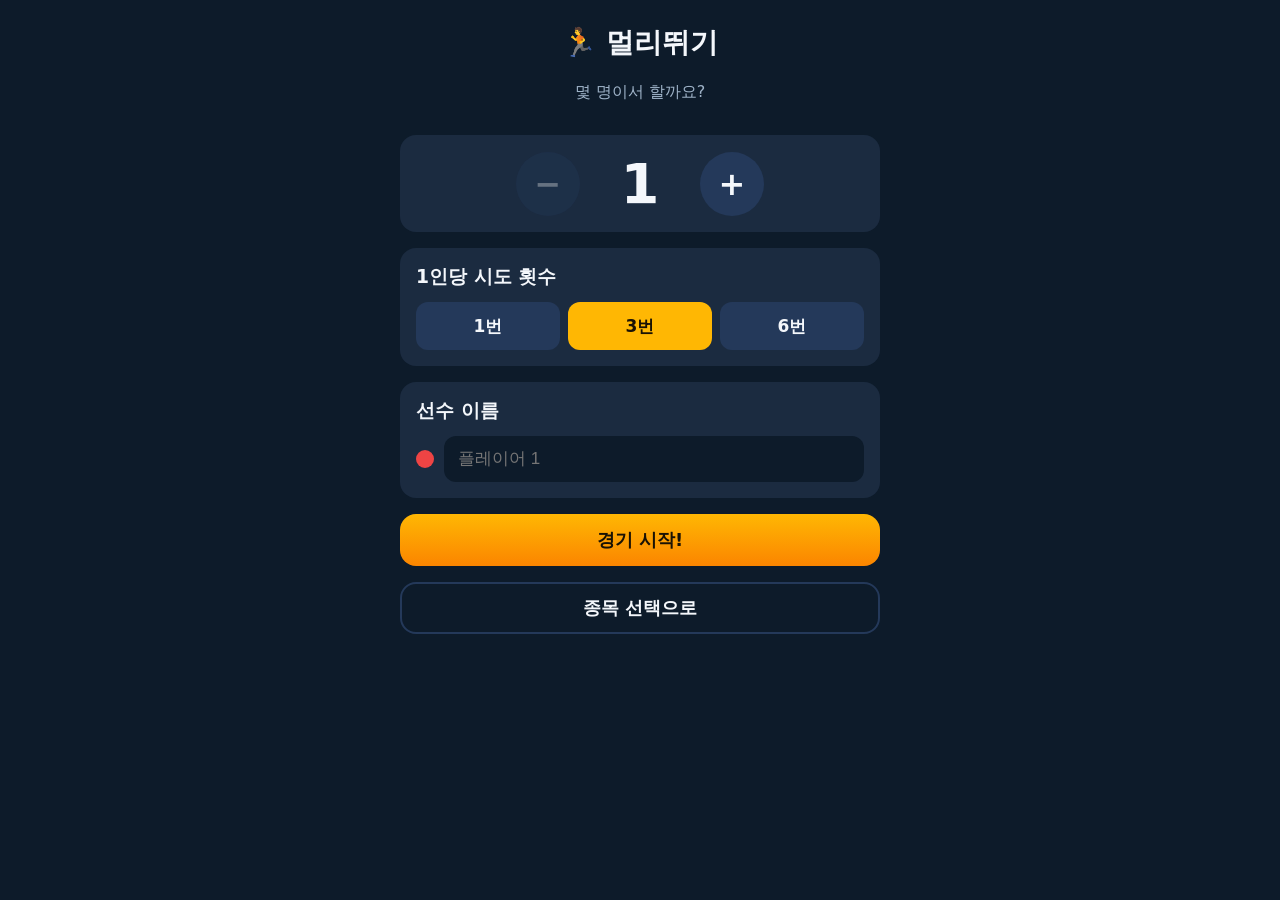
<file: games/long-jump/index.html>
<!doctype html>
<html lang="ko">
<head>
  <meta charset="utf-8">
  <meta name="viewport" content="width=device-width, initial-scale=1, maximum-scale=1, user-scalable=no, viewport-fit=cover">
  <meta name="theme-color" content="#0d1b2a">
  <title>멀리뛰기</title>
  <link rel="manifest" href="../../manifest.webmanifest">
  <link rel="icon" href="../../icons/icon.svg" type="image/svg+xml">
  <link rel="stylesheet" href="../../shared/css/common.css">
  <link rel="stylesheet" href="../../shared/css/game.css">
  <link rel="stylesheet" href="longjump.css">
</head>
<body>
  <!-- 1. 플레이어 설정 -->
  <div id="setup" class="screen"></div>

  <!-- 2. 경기 화면 -->
  <div id="game" class="game no-select hidden">
    <header class="hud">
      <div class="hud-player"><span class="dot" id="hudDot"></span><span id="hudName"></span></div>
      <div class="hud-info"><span id="hudAttempt"></span><span id="hudBest"></span></div>
    </header>

    <div class="stage" id="stage">
      <canvas id="canvas"></canvas>

      <div class="meters">
        <div class="meter"><div class="meter-label">시속</div><div class="meter-value"><span id="speed">0.0</span><small>km/h</small></div></div>
        <div class="meter"><div class="meter-label">각도</div><div class="meter-value"><span id="angle">0.0</span><small>°</small></div></div>
      </div>
      <div class="to-line" id="toLine"></div>

      <div class="banner hidden" id="banner"></div>

      <!-- 차례 안내 -->
      <div class="panel hidden" id="intro">
        <div class="intro-turn" id="introTurn"></div>
        <div class="intro-name" id="introName"></div>
        <ol class="howto">
          <li><b>달리기</b> 버튼을 마구 연타해서 속도를 올려요</li>
          <li><b>점프 구간</b>에 들어오면 <b>점프</b> 버튼을 꾹 누르세요 — 누르는 동안 각도가 올라가요</li>
          <li>손을 떼면 점프! 발판의 <b class="red">빨간 선</b>을 넘으면 파울</li>
        </ol>
        <button type="button" class="btn btn-primary btn-block" id="introGo">준비 완료</button>
      </div>

      <!-- 시기 결과 -->
      <div class="panel hidden" id="result">
        <div class="result-dist" id="resDist"></div>
        <div class="result-badge hidden" id="resBadge">개인 최고!</div>
        <div class="result-detail" id="resDetail"></div>
        <table class="ranking mini" id="resTable"></table>
        <button type="button" class="btn btn-primary btn-block" id="resNext"></button>
      </div>
    </div>

    <div class="controls">
      <button type="button" class="pad pad-run" id="runBtn"><span class="pad-icon">🏃</span><span>달리기</span><small>연타!</small></button>
      <button type="button" class="pad pad-jump" id="jumpBtn"><span class="pad-icon">⤴</span><span>점프</span><small>누르고 있다가 떼기</small></button>
    </div>
  </div>

  <!-- 3. 최종 결과 -->
  <div id="final" class="screen hidden">
    <div class="setup">
      <h1 class="setup-title">🏆 최종 결과</h1>
      <div class="card"><table class="ranking" id="finalTable"></table></div>
      <button type="button" class="btn btn-primary btn-block" id="againBtn">같은 선수로 다시 하기</button>
      <button type="button" class="btn btn-block" id="setupBtn">선수 다시 정하기</button>
      <a class="btn btn-ghost btn-block" href="../../">종목 선택으로</a>
    </div>
  </div>

  <script src="../../shared/js/device.js"></script>
  <script src="../../shared/js/players.js"></script>
  <script src="../../shared/js/countries.js"></script>
  <script src="../../shared/js/olympic.js"></script>
  <script src="../../shared/js/records.js"></script>
  <script src="../../shared/js/stadium.js"></script>
  <script src="../../shared/js/athlete.js"></script>
  <script src="longjump.js"></script>
</body>
</html>
</file>
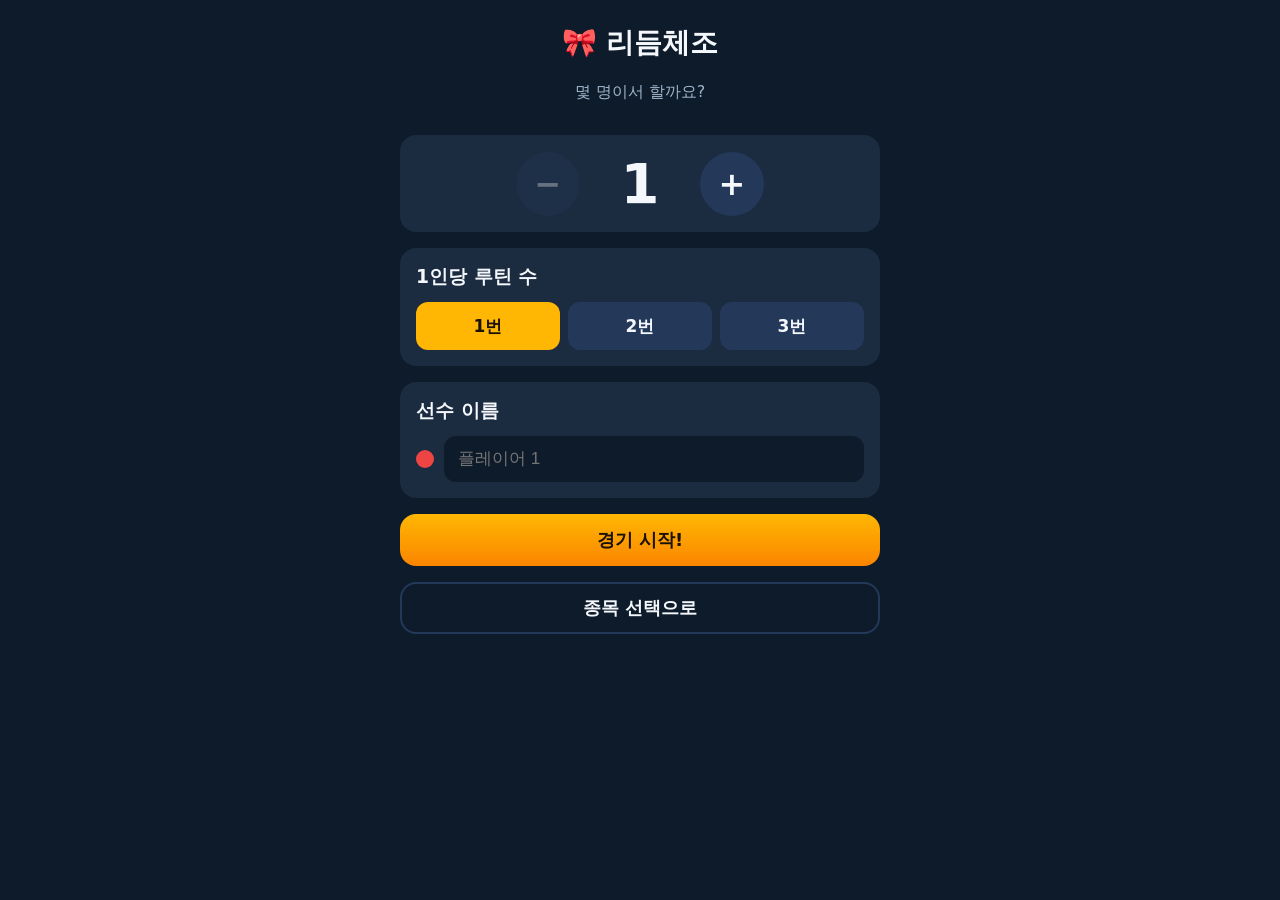
<file: games/rhythmic/index.html>
<!doctype html>
<html lang="ko">
<head>
  <meta charset="utf-8">
  <meta name="viewport" content="width=device-width, initial-scale=1, maximum-scale=1, user-scalable=no, viewport-fit=cover">
  <meta name="theme-color" content="#0d1b2a">
  <title>리듬체조</title>
  <link rel="manifest" href="../../manifest.webmanifest">
  <link rel="icon" href="../../icons/icon.svg" type="image/svg+xml">
  <link rel="stylesheet" href="../../shared/css/common.css">
  <link rel="stylesheet" href="../../shared/css/game.css">
  <link rel="stylesheet" href="rhythmic.css">
</head>
<body>
  <!-- 1. 플레이어 설정 -->
  <div id="setup" class="screen"></div>

  <!-- 2. 경기 화면 -->
  <div id="game" class="game no-select hidden">
    <header class="hud">
      <div class="hud-player"><span class="dot" id="hudDot"></span><span id="hudName"></span></div>
      <div class="hud-info"><span id="hudAttempt"></span><span id="hudBest"></span></div>
    </header>

    <!-- 경기 화면 전체가 리본 패드: 손가락으로 공을 따라 그리기 -->
    <div class="stage" id="stage">
      <canvas id="canvas"></canvas>

      <div class="meters">
        <div class="meter"><div class="meter-label" id="elemLabel">요소</div><div class="meter-value"><span id="elem">준비</span></div></div>
        <div class="meter"><div class="meter-label">콤보</div><div class="meter-value"><span id="combo">0</span></div></div>
      </div>
      <div class="elem-chip" id="elemChip"></div>
      <div class="timing hidden" id="timing"></div>
      <div class="banner hidden" id="banner"></div>

      <!-- 차례 안내 -->
      <div class="panel hidden" id="intro">
        <div class="intro-turn" id="introTurn"></div>
        <div class="intro-name" id="introName"></div>
        <ol class="howto">
          <li>음악이 시작되면 화면에 <b>모양</b>과 <b>금색 공</b>이 나와요</li>
          <li>공이 박자에 맞춰 모양을 따라 움직여요. <b>손가락을 떼지 말고</b> 공을 따라 그리세요</li>
          <li>공에 가까울수록 퍼펙트! 손가락을 떼면 <b>리본을 떨어뜨려요</b> — 감점에, 선수도 그 자리에서 연기를 망쳐요</li>
          <li>다 그리면 선수가 <b>내가 그린 그대로</b> 리본 연기를 해요. 잘 그릴수록 멋진 연기!</li>
          <li>요소 8개, 갈수록 빨라져요. 점수 = 난도 + 실시 + 예술</li>
        </ol>
        <button type="button" class="btn btn-primary btn-block" id="introGo">준비 완료</button>
      </div>

      <!-- 루틴 결과 -->
      <div class="panel hidden" id="result">
        <div class="result-dist" id="resScore"></div>
        <div class="result-badge hidden" id="resBadge">개인 최고!</div>
        <div class="result-detail" id="resDetail"></div>
        <table class="ranking mini" id="resTable"></table>
        <button type="button" class="btn btn-primary btn-block" id="resNext"></button>
      </div>
    </div>
  </div>

  <!-- 3. 최종 결과 -->
  <div id="final" class="screen hidden">
    <div class="setup">
      <h1 class="setup-title">🏆 최종 결과</h1>
      <div class="card"><table class="ranking" id="finalTable"></table></div>
      <button type="button" class="btn btn-primary btn-block" id="againBtn">같은 선수로 다시 하기</button>
      <button type="button" class="btn btn-block" id="setupBtn">선수 다시 정하기</button>
      <a class="btn btn-ghost btn-block" href="../../">종목 선택으로</a>
    </div>
  </div>

  <script src="../../shared/js/device.js"></script>
  <script src="../../shared/js/players.js"></script>
  <script src="../../shared/js/countries.js"></script>
  <script src="../../shared/js/olympic.js"></script>
  <script src="../../shared/js/records.js"></script>
  <script src="../../shared/js/athlete.js"></script>
  <script src="rhythmic.js"></script>
</body>
</html>
</file>
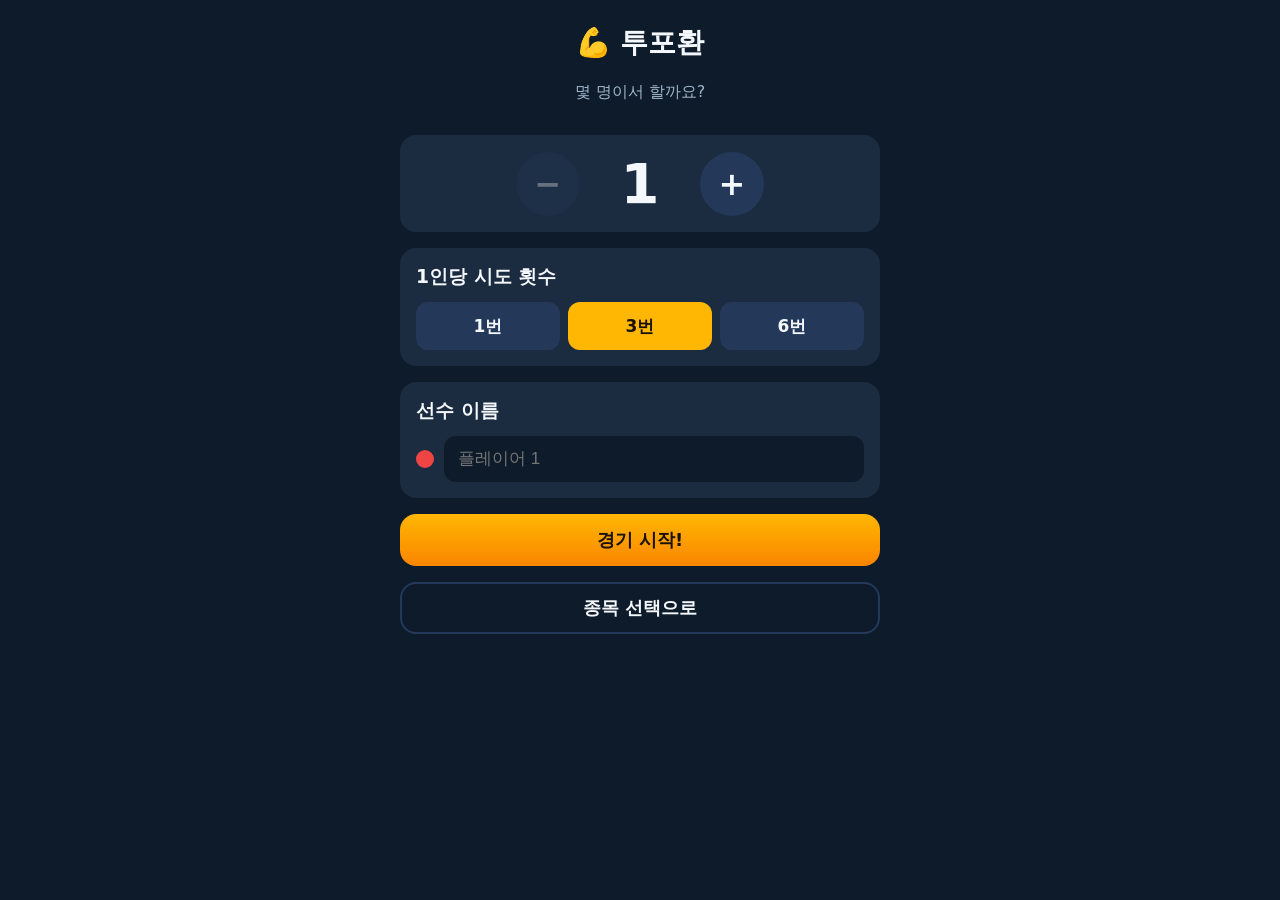
<file: games/shot-put/index.html>
<!doctype html>
<html lang="ko">
<head>
  <meta charset="utf-8">
  <meta name="viewport" content="width=device-width, initial-scale=1, maximum-scale=1, user-scalable=no, viewport-fit=cover">
  <meta name="theme-color" content="#0d1b2a">
  <title>투포환</title>
  <link rel="manifest" href="../../manifest.webmanifest">
  <link rel="icon" href="../../icons/icon.svg" type="image/svg+xml">
  <link rel="stylesheet" href="../../shared/css/common.css">
  <link rel="stylesheet" href="../../shared/css/game.css">
  <link rel="stylesheet" href="shotput.css">
</head>
<body>
  <!-- 1. 플레이어 설정 -->
  <div id="setup" class="screen"></div>

  <!-- 2. 경기 화면 -->
  <div id="game" class="game no-select hidden">
    <header class="hud">
      <div class="hud-player"><span class="dot" id="hudDot"></span><span id="hudName"></span></div>
      <div class="hud-info"><span id="hudAttempt"></span><span id="hudBest"></span></div>
    </header>

    <div class="stage" id="stage">
      <canvas id="canvas"></canvas>

      <div class="meters">
        <div class="meter"><div class="meter-label">속도</div><div class="meter-value"><span id="speed">0.0</span><small>km/h</small></div></div>
        <div class="meter"><div class="meter-label">각도</div><div class="meter-value"><span id="angle">--.-</span><small>°</small></div></div>
      </div>
      <div class="power" id="power">
        <div class="power-head"><span>파워</span><span id="turns"></span></div>
        <div class="power-bar"><div class="power-fill" id="powerFill"></div></div>
      </div>

      <div class="banner hidden" id="banner"></div>

      <!-- 차례 안내 -->
      <div class="panel hidden" id="intro">
        <div class="intro-turn" id="introTurn"></div>
        <div class="intro-name" id="introName"></div>
        <ol class="howto">
          <li>아래 원판에 손가락을 대고 <b>빙글빙글 원을 그리면</b> 선수가 회전해요. 빠를수록 파워 ↑</li>
          <li>2바퀴쯤 돌았으면 <b>오른쪽 위로 휙 튕기며 손을 떼세요</b> — 튕긴 방향이 던지는 각도예요 (약 40°가 최고)</li>
          <li><b>3바퀴</b>를 넘기면 서클 밖으로 나가서 <b class="red">파울</b>!</li>
        </ol>
        <button type="button" class="btn btn-primary btn-block" id="introGo">준비 완료</button>
      </div>

      <!-- 시기 결과 -->
      <div class="panel hidden" id="result">
        <div class="result-dist" id="resDist"></div>
        <div class="result-badge hidden" id="resBadge">개인 최고!</div>
        <div class="result-detail" id="resDetail"></div>
        <table class="ranking mini" id="resTable"></table>
        <button type="button" class="btn btn-primary btn-block" id="resNext"></button>
      </div>
    </div>

    <div class="controls">
      <div class="pad pad-spin" id="spinPad">
        <div class="spin-ring" id="spinRing"><div class="spin-dot" id="spinDot"></div></div>
        <div class="spin-text"><span id="padText">↻ 원을 그리다가 ↗ 휙!</span><small id="padSub">손가락을 대고 빙글빙글</small></div>
      </div>
    </div>
  </div>

  <!-- 3. 최종 결과 -->
  <div id="final" class="screen hidden">
    <div class="setup">
      <h1 class="setup-title">🏆 최종 결과</h1>
      <div class="card"><table class="ranking" id="finalTable"></table></div>
      <button type="button" class="btn btn-primary btn-block" id="againBtn">같은 선수로 다시 하기</button>
      <button type="button" class="btn btn-block" id="setupBtn">선수 다시 정하기</button>
      <a class="btn btn-ghost btn-block" href="../../">종목 선택으로</a>
    </div>
  </div>

  <script src="../../shared/js/device.js"></script>
  <script src="../../shared/js/players.js"></script>
  <script src="../../shared/js/countries.js"></script>
  <script src="../../shared/js/olympic.js"></script>
  <script src="../../shared/js/records.js"></script>
  <script src="../../shared/js/stadium.js"></script>
  <script src="../../shared/js/athlete.js"></script>
  <script src="../../shared/js/flick.js"></script>
  <script src="shotput.js"></script>
</body>
</html>
</file>
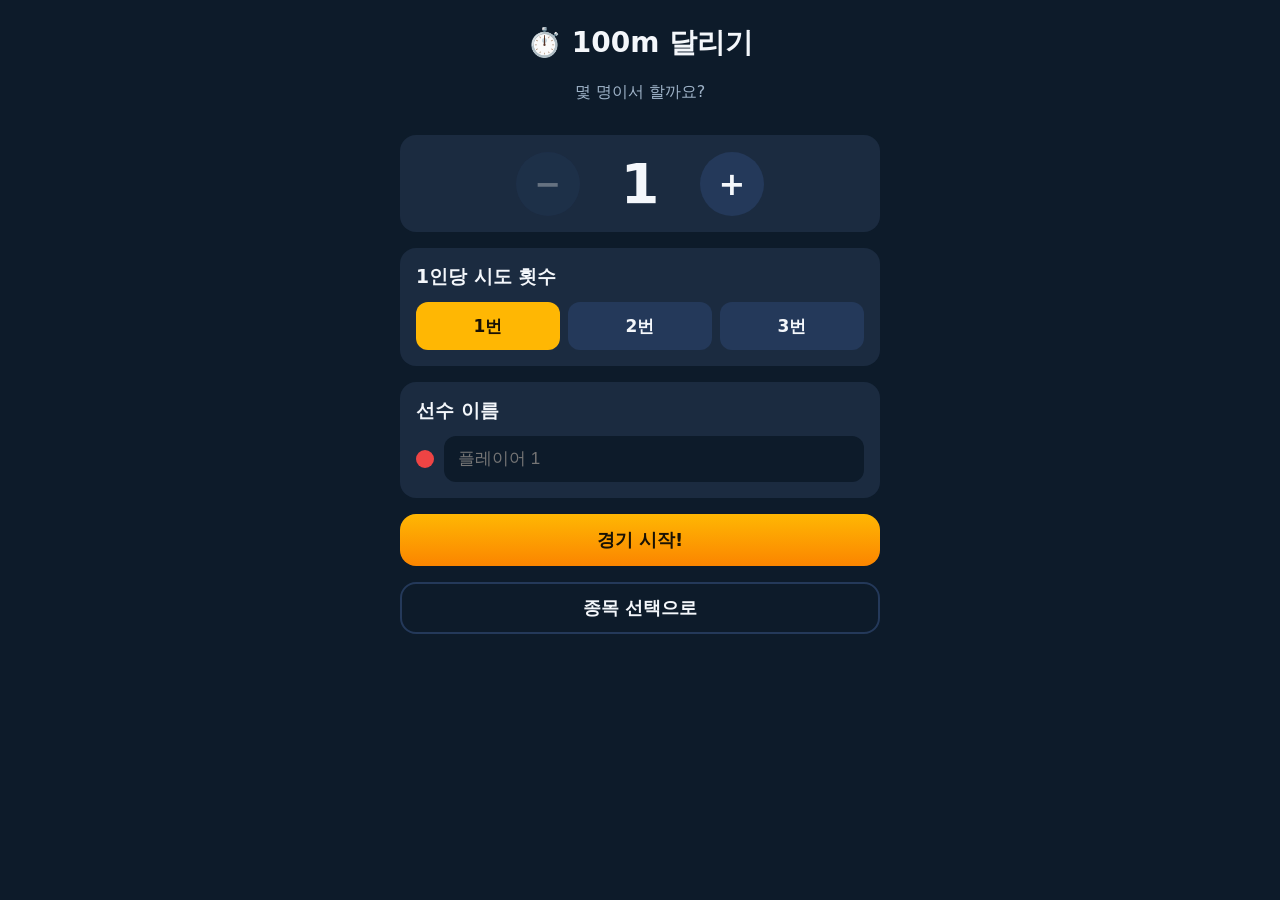
<file: games/sprint-100m/index.html>
<!doctype html>
<html lang="ko">
<head>
  <meta charset="utf-8">
  <meta name="viewport" content="width=device-width, initial-scale=1, maximum-scale=1, user-scalable=no, viewport-fit=cover">
  <meta name="theme-color" content="#0d1b2a">
  <title>100m 달리기</title>
  <link rel="manifest" href="../../manifest.webmanifest">
  <link rel="icon" href="../../icons/icon.svg" type="image/svg+xml">
  <link rel="stylesheet" href="../../shared/css/common.css">
  <link rel="stylesheet" href="../../shared/css/game.css">
  <link rel="stylesheet" href="sprint.css">
</head>
<body>
  <!-- 1. 플레이어 설정 -->
  <div id="setup" class="screen"></div>

  <!-- 2. 경기 화면 -->
  <div id="game" class="game no-select hidden">
    <header class="hud">
      <div class="hud-player"><span class="dot" id="hudDot"></span><span id="hudName"></span></div>
      <div class="hud-info"><span id="hudAttempt"></span><span id="hudBest"></span></div>
    </header>

    <div class="stage" id="stage">
      <canvas id="canvas"></canvas>

      <div class="meters">
        <div class="meter"><div class="meter-label">시속</div><div class="meter-value"><span id="speed">0.0</span><small>km/h</small></div></div>
        <div class="meter"><div class="meter-label">기록</div><div class="meter-value"><span id="clock">0.00</span><small>초</small></div></div>
      </div>
      <div class="stamina" id="stamina">
        <div class="stamina-head"><span>스태미너</span><span id="staminaNote"></span></div>
        <div class="stamina-bar"><div class="stamina-fill" id="staminaFill"></div><div class="stamina-low"></div></div>
      </div>
      <div class="to-line" id="toLine"></div>

      <div class="banner hidden" id="banner"></div>

      <!-- 차례 안내 -->
      <div class="panel hidden" id="intro">
        <div class="intro-turn" id="introTurn"></div>
        <div class="intro-name" id="introName"></div>
        <ol class="howto">
          <li><b>"탕!"</b> 소리가 나면 <b>달리기</b> 버튼 연타! 그 전에 누르면 <b class="red">부정 출발</b> (2번이면 실격)</li>
          <li>세게 연타할수록 <b>스태미너</b>가 줄고, 살살 달리면 다시 차요. 바닥나면 지쳐서 한동안 속도가 안 나요</li>
          <li><b>90m 지점</b>(남은 10m)에서 스태미너가 꽉 차요 — 마지막 스퍼트!</li>
        </ol>
        <button type="button" class="btn btn-primary btn-block" id="introGo">준비 완료</button>
      </div>

      <!-- 레이스 결과 -->
      <div class="panel hidden" id="result">
        <div class="result-dist" id="resTime"></div>
        <div class="result-badge hidden" id="resBadge">개인 최고!</div>
        <div class="result-detail" id="resDetail"></div>
        <table class="ranking mini" id="resTable"></table>
        <button type="button" class="btn btn-primary btn-block" id="resNext"></button>
      </div>
    </div>

    <div class="controls">
      <button type="button" class="pad pad-run" id="runBtn"><span class="pad-icon">🏃</span><span>달리기</span><small>연타! 너무 세게 하면 지쳐요</small></button>
    </div>
  </div>

  <!-- 3. 최종 결과 -->
  <div id="final" class="screen hidden">
    <div class="setup">
      <h1 class="setup-title">🏆 최종 결과</h1>
      <div class="card"><table class="ranking" id="finalTable"></table></div>
      <button type="button" class="btn btn-primary btn-block" id="againBtn">같은 선수로 다시 하기</button>
      <button type="button" class="btn btn-block" id="setupBtn">선수 다시 정하기</button>
      <a class="btn btn-ghost btn-block" href="../../">종목 선택으로</a>
    </div>
  </div>

  <script src="../../shared/js/device.js"></script>
  <script src="../../shared/js/players.js"></script>
  <script src="../../shared/js/countries.js"></script>
  <script src="../../shared/js/olympic.js"></script>
  <script src="../../shared/js/records.js"></script>
  <script src="../../shared/js/stadium.js"></script>
  <script src="../../shared/js/athlete.js"></script>
  <script src="sprint.js"></script>
</body>
</html>
</file>
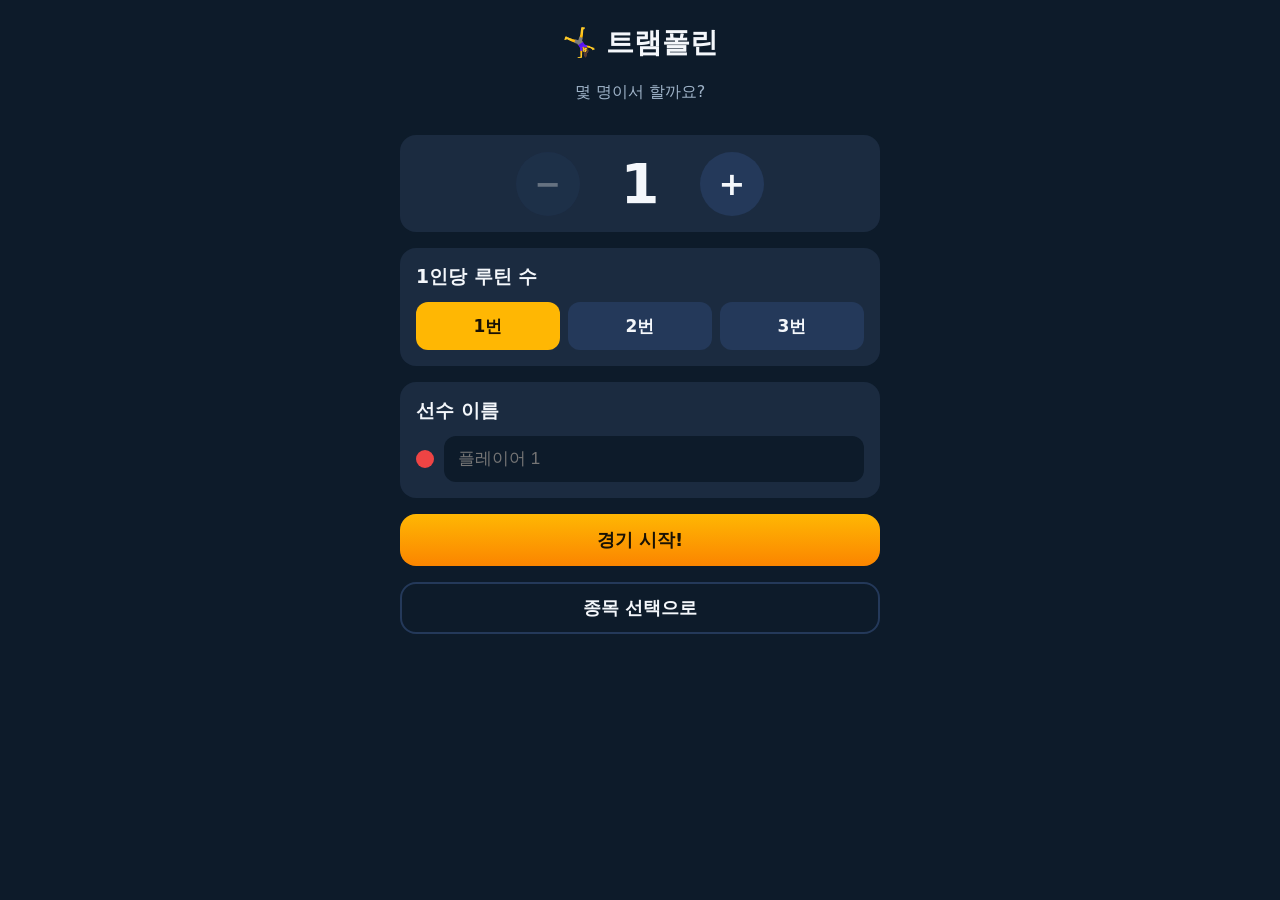
<file: games/trampoline/index.html>
<!doctype html>
<html lang="ko">
<head>
  <meta charset="utf-8">
  <meta name="viewport" content="width=device-width, initial-scale=1, maximum-scale=1, user-scalable=no, viewport-fit=cover">
  <meta name="theme-color" content="#0d1b2a">
  <title>트램폴린</title>
  <link rel="manifest" href="../../manifest.webmanifest">
  <link rel="icon" href="../../icons/icon.svg" type="image/svg+xml">
  <link rel="stylesheet" href="../../shared/css/common.css">
  <link rel="stylesheet" href="../../shared/css/game.css">
  <link rel="stylesheet" href="trampoline.css">
</head>
<body>
  <!-- 1. 플레이어 설정 -->
  <div id="setup" class="screen"></div>

  <!-- 2. 경기 화면 -->
  <div id="game" class="game no-select hidden">
    <header class="hud">
      <div class="hud-player"><span class="dot" id="hudDot"></span><span id="hudName"></span></div>
      <div class="hud-info"><span id="hudAttempt"></span><span id="hudBest"></span></div>
    </header>

    <div class="stage" id="stage">
      <canvas id="canvas"></canvas>

      <div class="meters">
        <div class="meter"><div class="meter-label">높이</div><div class="meter-value"><span id="height">0.0</span><small>m</small></div></div>
        <div class="meter"><div class="meter-label" id="skillLabel">기술</div><div class="meter-value"><span id="skill">준비</span></div></div>
      </div>
      <div class="rot-chip" id="rotChip"></div>
      <div class="score-chip" id="scoreChip"></div>
      <div class="timing hidden" id="timing"></div>
      <div class="banner hidden" id="banner"></div>

      <!-- 차례 안내 -->
      <div class="panel hidden" id="intro">
        <div class="intro-turn" id="introTurn"></div>
        <div class="intro-name" id="introName"></div>
        <ol class="howto">
          <li>오른쪽 <b>점프</b>: 트램폴린에 <b>닿는 순간</b> 탭! 퍼펙트일수록 점점 더 높이 올라가요</li>
          <li>왼쪽 <b>원판</b>: 공중에서 손가락으로 원을 그리면 공중제비. <b>많이 돌릴수록 고난도</b> (시계 방향 = 앞으로, 반대 = 뒤로)</li>
          <li>떨어지기 전에 <b>발이 아래로 오게</b> 딱 맞춰 멈추세요. 비뚤게 떨어지면 넘어져서 루틴 끝!</li>
          <li>준비 바운스 3번 → 기술 10개. 점수 = 난도 + 실시 + 체공</li>
        </ol>
        <button type="button" class="btn btn-primary btn-block" id="introGo">준비 완료</button>
      </div>

      <!-- 루틴 결과 -->
      <div class="panel hidden" id="result">
        <div class="result-dist" id="resScore"></div>
        <div class="result-badge hidden" id="resBadge">개인 최고!</div>
        <div class="result-detail" id="resDetail"></div>
        <table class="ranking mini" id="resTable"></table>
        <button type="button" class="btn btn-primary btn-block" id="resNext"></button>
      </div>
    </div>

    <div class="controls">
      <div class="pad pad-spin" id="spinPad">
        <div class="spin-ring"><div class="spin-dot" id="spinDot"></div></div>
        <div class="spin-text"><span id="spinText">↻ 돌리기</span><small id="spinSub">공중에서 원 그리기</small></div>
      </div>
      <button type="button" class="pad pad-jump" id="jumpBtn"><span class="pad-icon">⤒</span><span>점프</span><small>닿는 순간 탭!</small></button>
    </div>
  </div>

  <!-- 3. 최종 결과 -->
  <div id="final" class="screen hidden">
    <div class="setup">
      <h1 class="setup-title">🏆 최종 결과</h1>
      <div class="card"><table class="ranking" id="finalTable"></table></div>
      <button type="button" class="btn btn-primary btn-block" id="againBtn">같은 선수로 다시 하기</button>
      <button type="button" class="btn btn-block" id="setupBtn">선수 다시 정하기</button>
      <a class="btn btn-ghost btn-block" href="../../">종목 선택으로</a>
    </div>
  </div>

  <script src="../../shared/js/device.js"></script>
  <script src="../../shared/js/players.js"></script>
  <script src="../../shared/js/countries.js"></script>
  <script src="../../shared/js/olympic.js"></script>
  <script src="../../shared/js/records.js"></script>
  <script src="../../shared/js/athlete.js"></script>
  <script src="trampoline.js"></script>
</body>
</html>
</file>
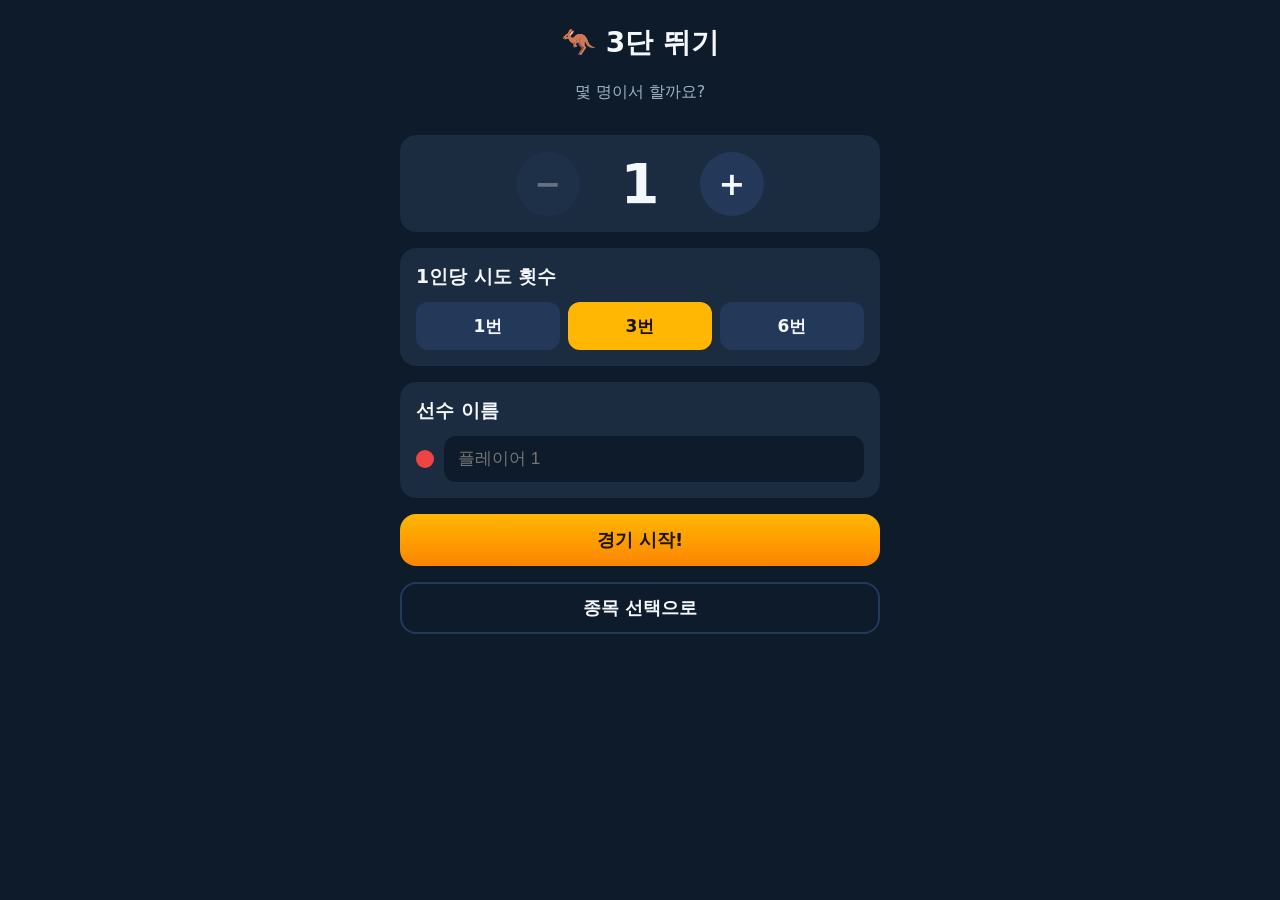
<file: games/triple-jump/index.html>
<!doctype html>
<html lang="ko">
<head>
  <meta charset="utf-8">
  <meta name="viewport" content="width=device-width, initial-scale=1, maximum-scale=1, user-scalable=no, viewport-fit=cover">
  <meta name="theme-color" content="#0d1b2a">
  <title>3단 뛰기</title>
  <link rel="manifest" href="../../manifest.webmanifest">
  <link rel="icon" href="../../icons/icon.svg" type="image/svg+xml">
  <link rel="stylesheet" href="../../shared/css/common.css">
  <link rel="stylesheet" href="../../shared/css/game.css">
  <link rel="stylesheet" href="triplejump.css">
</head>
<body>
  <!-- 1. 플레이어 설정 -->
  <div id="setup" class="screen"></div>

  <!-- 2. 경기 화면 -->
  <div id="game" class="game no-select hidden">
    <header class="hud">
      <div class="hud-player"><span class="dot" id="hudDot"></span><span id="hudName"></span></div>
      <div class="hud-info"><span id="hudAttempt"></span><span id="hudBest"></span></div>
    </header>

    <div class="stage" id="stage">
      <canvas id="canvas"></canvas>

      <div class="meters">
        <div class="meter"><div class="meter-label">시속</div><div class="meter-value"><span id="speed">0.0</span><small>km/h</small></div></div>
        <div class="meter"><div class="meter-label">각도</div><div class="meter-value"><span id="angle">0.0</span><small>°</small></div></div>
      </div>
      <div class="to-line" id="toLine"></div>
      <div class="phases" id="phases"><span>① 홉</span><span>② 스텝</span><span>③ 점프</span></div>
      <div class="timing hidden" id="timing"></div>

      <div class="banner hidden" id="banner"></div>

      <!-- 차례 안내 -->
      <div class="panel hidden" id="intro">
        <div class="intro-turn" id="introTurn"></div>
        <div class="intro-name" id="introName"></div>
        <ol class="howto">
          <li><b>달리기</b> 연타 → 발판 앞에서 <b>점프</b>를 꾹 눌렀다 떼면 첫 번째 <b>홉</b>!</li>
          <li>공중에서 발 닿을 곳에 <b>원</b>이 줄어들어요. <b>땅에 닿는 순간 점프를 눌러요</b> — 정확할수록 속도가 안 줄어요</li>
          <li>누르고 있는 동안 각도가 올라가고(대신 속도 손실), 떼면 다음 도약. <b>홉 → 스텝 → 점프</b> 3번!</li>
          <li>리듬을 놓치거나, 발판의 <b class="red">빨간 선</b>을 넘거나, 모래판에 못 미치면 파울</li>
        </ol>
        <button type="button" class="btn btn-primary btn-block" id="introGo">준비 완료</button>
      </div>

      <!-- 시기 결과 -->
      <div class="panel hidden" id="result">
        <div class="result-dist" id="resDist"></div>
        <div class="result-badge hidden" id="resBadge">개인 최고!</div>
        <div class="result-detail" id="resDetail"></div>
        <table class="ranking mini" id="resTable"></table>
        <button type="button" class="btn btn-primary btn-block" id="resNext"></button>
      </div>
    </div>

    <div class="controls">
      <button type="button" class="pad pad-run" id="runBtn"><span class="pad-icon">🏃</span><span>달리기</span><small>연타!</small></button>
      <button type="button" class="pad pad-jump" id="jumpBtn"><span class="pad-icon">⤴</span><span>점프</span><small>착지 순간 누르고 · 떼면 도약</small></button>
    </div>
  </div>

  <!-- 3. 최종 결과 -->
  <div id="final" class="screen hidden">
    <div class="setup">
      <h1 class="setup-title">🏆 최종 결과</h1>
      <div class="card"><table class="ranking" id="finalTable"></table></div>
      <button type="button" class="btn btn-primary btn-block" id="againBtn">같은 선수로 다시 하기</button>
      <button type="button" class="btn btn-block" id="setupBtn">선수 다시 정하기</button>
      <a class="btn btn-ghost btn-block" href="../../">종목 선택으로</a>
    </div>
  </div>

  <script src="../../shared/js/device.js"></script>
  <script src="../../shared/js/players.js"></script>
  <script src="../../shared/js/countries.js"></script>
  <script src="../../shared/js/olympic.js"></script>
  <script src="../../shared/js/records.js"></script>
  <script src="../../shared/js/stadium.js"></script>
  <script src="../../shared/js/athlete.js"></script>
  <script src="triplejump.js"></script>
</body>
</html>
</file>
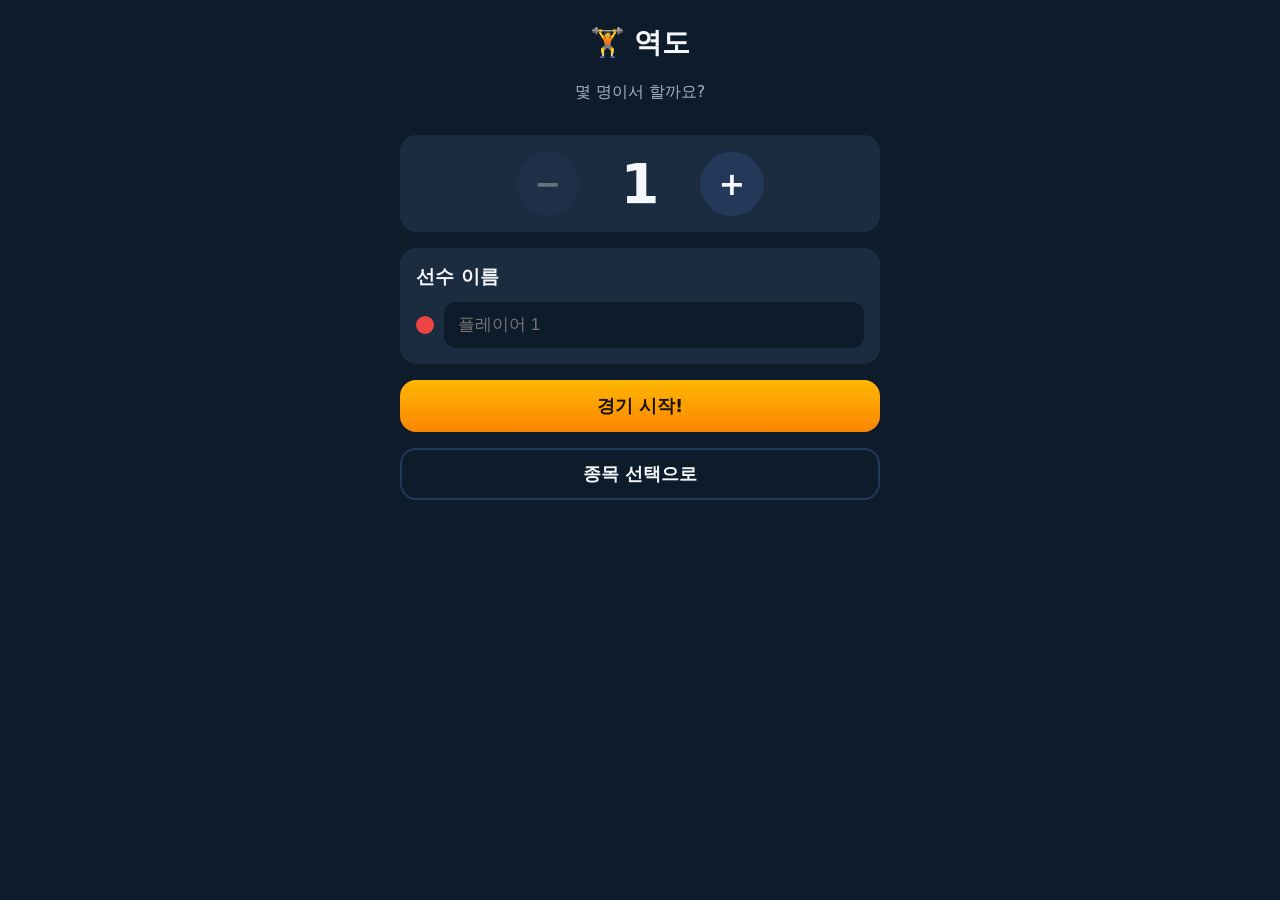
<file: games/weightlifting/index.html>
<!doctype html>
<html lang="ko">
<head>
  <meta charset="utf-8">
  <meta name="viewport" content="width=device-width, initial-scale=1, maximum-scale=1, user-scalable=no, viewport-fit=cover">
  <meta name="theme-color" content="#0d1b2a">
  <title>역도</title>
  <link rel="manifest" href="../../manifest.webmanifest">
  <link rel="icon" href="../../icons/icon.svg" type="image/svg+xml">
  <link rel="stylesheet" href="../../shared/css/common.css">
  <link rel="stylesheet" href="../../shared/css/game.css">
  <link rel="stylesheet" href="weightlifting.css">
</head>
<body>
  <!-- 1. 플레이어 설정 -->
  <div id="setup" class="screen"></div>

  <!-- 2. 경기 화면 -->
  <div id="game" class="game no-select hidden">
    <header class="hud">
      <div class="hud-player"><span class="dot" id="hudDot"></span><span id="hudName"></span></div>
      <div class="hud-info"><span id="hudAttempt"></span><span id="hudBest"></span></div>
    </header>

    <div class="stage" id="stage">
      <canvas id="canvas"></canvas>

      <div class="meters">
        <div class="meter"><div class="meter-label">무게</div><div class="meter-value"><span id="kg">0</span><small>kg</small></div></div>
        <div class="meter"><div class="meter-label" id="stepLabel">단계</div><div class="meter-value step" id="step">대기</div></div>
      </div>
      <!-- 클린/저크: 바늘이 초록 구간에 있을 때 탭 -->
      <div class="lift-gauge hidden" id="gauge"><div class="lift-zone" id="zone"></div><div class="lift-needle" id="needle"></div></div>
      <!-- 버티기: 기울기 + 남은 시간 -->
      <div class="balance hidden" id="balance">
        <div class="balance-track"><div class="balance-safe"></div><div class="balance-needle" id="tilt"></div></div>
        <div class="balance-time"><div class="balance-fill" id="holdFill"></div></div>
      </div>

      <div class="banner hidden" id="banner"></div>

      <!-- 차례 안내 + 무게 정하기 -->
      <div class="panel hidden" id="intro">
        <div class="intro-turn" id="introTurn"></div>
        <div class="intro-name" id="introName"></div>
        <div class="weight-pick">
          <button type="button" data-d="-5">−5</button>
          <button type="button" data-d="-1">−1</button>
          <div class="weight-value"><span id="pickKg">120</span><small>kg</small></div>
          <button type="button" data-d="1">+1</button>
          <button type="button" data-d="5">+5</button>
        </div>
        <div class="weight-hint muted" id="pickHint"></div>
        <ol class="howto">
          <li><b>클린</b>: 바늘이 <b>초록 구간</b>에 올 때 탭 → 어깨까지</li>
          <li><b>저크</b>: 더 빨라진 바늘을 한 번 더 맞추면 머리 위로</li>
          <li><b>버티기</b>: 바벨이 기울면 <b>내려간 쪽 버튼</b>을 눌러 3초 버티기</li>
          <li>무거울수록 바늘이 빠르고 구간이 좁아요. 무게는 내릴 수 없어요</li>
        </ol>
        <button type="button" class="btn btn-primary btn-block" id="introGo">이 무게로 도전</button>
      </div>

      <!-- 시기 결과 -->
      <div class="panel hidden" id="result">
        <div class="result-dist" id="resKg"></div>
        <div class="result-badge hidden" id="resBadge">개인 최고!</div>
        <div class="result-detail" id="resDetail"></div>
        <table class="ranking mini" id="resTable"></table>
        <button type="button" class="btn btn-primary btn-block" id="resNext"></button>
      </div>
    </div>

    <div class="controls">
      <button type="button" class="pad pad-lift" id="leftBtn"><span class="pad-icon" id="leftIcon">🏋️</span><span id="leftText">들기!</span></button>
      <button type="button" class="pad pad-lift" id="rightBtn"><span class="pad-icon" id="rightIcon">🏋️</span><span id="rightText">들기!</span></button>
    </div>
  </div>

  <!-- 3. 최종 결과 -->
  <div id="final" class="screen hidden">
    <div class="setup">
      <h1 class="setup-title">🏆 최종 결과</h1>
      <div class="card"><table class="ranking" id="finalTable"></table></div>
      <button type="button" class="btn btn-primary btn-block" id="againBtn">같은 선수로 다시 하기</button>
      <button type="button" class="btn btn-block" id="setupBtn">선수 다시 정하기</button>
      <a class="btn btn-ghost btn-block" href="../../">종목 선택으로</a>
    </div>
  </div>

  <script src="../../shared/js/device.js"></script>
  <script src="../../shared/js/players.js"></script>
  <script src="../../shared/js/countries.js"></script>
  <script src="../../shared/js/olympic.js"></script>
  <script src="../../shared/js/records.js"></script>
  <script src="weightlifting.js"></script>
</body>
</html>
</file>
<file: shared/css/common.css>
/* 모든 종목이 같이 쓰는 기본 스타일 */
:root {
  --bg: #0d1b2a;
  --panel: #1b2b40;
  --panel-2: #24395a;
  --text: #f4f7fb;
  --muted: #9fb3c8;
  --accent: #ffb703;
  --accent-2: #fb8500;
  --good: #4ade80;
  --bad: #f87171;
  --gold: #ffd166;
  --silver: #d6dde6;
  --bronze: #e09f6b;
  --radius: 16px;
  color-scheme: dark;
}

* { box-sizing: border-box; }

html, body {
  margin: 0;
  height: 100%;
  background: var(--bg);
  color: var(--text);
  font-family: system-ui, -apple-system, "Noto Sans KR", "Apple SD Gothic Neo", sans-serif;
  -webkit-text-size-adjust: 100%;
  -webkit-tap-highlight-color: transparent;
  overscroll-behavior: none;
}

/* 게임 화면에서는 길게 눌러도 선택/메뉴가 뜨지 않게 */
.no-select, .no-select * {
  -webkit-user-select: none;
  user-select: none;
  -webkit-touch-callout: none;
}

button {
  font: inherit;
  color: inherit;
  border: 0;
  cursor: pointer;
  touch-action: manipulation;
}

.btn {
  display: inline-flex;
  align-items: center;
  justify-content: center;
  gap: 8px;
  min-height: 52px;
  padding: 0 22px;
  border-radius: var(--radius);
  background: var(--panel-2);
  font-size: 18px;
  font-weight: 700;
  text-decoration: none;
  color: var(--text);
}
.btn:active { transform: scale(0.97); }
.btn-primary { background: linear-gradient(180deg, var(--accent), var(--accent-2)); color: #1a1205; }
.btn-ghost { background: transparent; border: 2px solid var(--panel-2); }
.btn-block { width: 100%; }

.screen {
  position: fixed;
  inset: 0;
  display: flex;
  flex-direction: column;
  overflow-y: auto;
  padding: max(16px, env(safe-area-inset-top)) 16px max(16px, env(safe-area-inset-bottom));
}
.hidden { display: none !important; }

.card {
  background: var(--panel);
  border-radius: var(--radius);
  padding: 16px;
}

h1, h2, h3 { margin: 0 0 12px; }
.muted { color: var(--muted); }

/* ---- 플레이어 설정 화면 (shared/js/players.js) ---- */
.setup { max-width: 480px; width: 100%; margin: 0 auto; display: flex; flex-direction: column; gap: 16px; }
.setup-title { text-align: center; font-size: 28px; margin-top: 8px; }
.setup-sub { text-align: center; margin-top: -8px; }

.stepper { display: flex; align-items: center; justify-content: center; gap: 20px; }
.stepper button {
  width: 64px; height: 64px; border-radius: 50%;
  background: var(--panel-2); font-size: 32px; font-weight: 800;
}
.stepper button:disabled { opacity: 0.35; }
.stepper .value { font-size: 56px; font-weight: 800; min-width: 80px; text-align: center; font-variant-numeric: tabular-nums; }

.seg { display: flex; gap: 8px; }
.seg button {
  flex: 1; min-height: 48px; border-radius: 12px;
  background: var(--panel-2); font-weight: 700; font-size: 17px;
}
.seg button[aria-pressed="true"] { background: var(--accent); color: #1a1205; }

.name-list { display: grid; gap: 8px; }
.name-row { display: flex; align-items: center; gap: 10px; }
.name-row .dot { width: 18px; height: 18px; border-radius: 50%; flex: none; }
.name-row input {
  flex: 1; min-width: 0; height: 46px; border-radius: 12px; border: 2px solid transparent;
  background: var(--bg); color: var(--text); padding: 0 12px; font-size: 17px;
}
.name-row input:focus { outline: none; border-color: var(--accent); }

/* ---- 순위표 ---- */
.ranking { width: 100%; border-collapse: collapse; font-variant-numeric: tabular-nums; }
.ranking th, .ranking td { padding: 10px 6px; text-align: left; }
.ranking th { color: var(--muted); font-weight: 600; font-size: 14px; }
.ranking tr + tr td { border-top: 1px solid var(--panel-2); }
.ranking td.num { text-align: right; font-weight: 700; }
.ranking .rank { width: 40px; font-size: 20px; }

/* ---- 새 기록 안내 (shared/js/records.js) ---- */
.record-news h3 { margin-bottom: 8px; }
.record-row { display: flex; align-items: center; gap: 8px; padding: 4px 0; }
.record-row span:first-child { flex: 1; min-width: 0; overflow: hidden; text-overflow: ellipsis; white-space: nowrap; }
.record-top, .record-pb { font-size: 12px; font-weight: 800; padding: 2px 8px; border-radius: 999px; white-space: nowrap; }
.record-top { background: var(--gold); color: #1a1205; }
.record-pb { background: var(--panel-2); color: var(--text); }
</file>
<file: olympic/olympic.css>
/* 올림픽 모드 진행 화면 */
.setup.wide { max-width: 560px; }
.row2 { display: grid; grid-template-columns: 1fr 1fr; gap: 10px; }

/* ---- 나라 고르기 ---- */
.country-grid { display: grid; grid-template-columns: repeat(auto-fill, minmax(100px, 1fr)); gap: 8px; }
.country {
  display: flex; flex-direction: column; align-items: center; gap: 2px;
  padding: 10px 4px 8px; border-radius: 12px; background: var(--panel);
  border: 2px solid transparent; min-height: 92px;
}
.country .flag { font-size: 30px; line-height: 1.1; }
.country .cname { font-size: 14px; font-weight: 700; }
.country .best { font-size: 15px; letter-spacing: 1px; min-height: 18px; }
.country[aria-pressed="true"] { border-color: var(--accent); background: var(--panel-2); }
.country:disabled { opacity: 0.3; }
.country .taken { font-size: 11px; color: var(--muted); }

.pick-foot {
  position: sticky; bottom: calc(-1 * max(16px, env(safe-area-inset-bottom))); margin: 0 -4px;
  display: flex; flex-direction: column; gap: 8px; padding: 12px; border-radius: var(--radius) var(--radius) 0 0;
  background: var(--panel); box-shadow: 0 -8px 24px rgba(0, 0, 0, 0.5);
}
.pick-foot .btn { min-height: 46px; }
.pick-detail .head { display: flex; align-items: center; gap: 8px; font-size: 18px; font-weight: 800; margin-bottom: 4px; }
.pick-detail .head .flag { font-size: 28px; }
.rating-list { display: grid; grid-template-columns: 1fr 1fr; gap: 2px 12px; font-size: 13px; }
.rating-list .r { display: flex; justify-content: space-between; gap: 4px; white-space: nowrap; }
.rating-list .r span:first-child { overflow: hidden; text-overflow: ellipsis; }
.stars { color: var(--gold); letter-spacing: 1px; white-space: nowrap; }
.stars .off { color: var(--panel-2); }

/* ---- 일정·메달 ---- */
.next-card { text-align: center; }
.next-card .label { color: var(--muted); font-size: 14px; }
.next-card .ev { font-size: 26px; font-weight: 800; margin: 4px 0 10px; }
.next-card .ev .icon { font-size: 36px; display: block; }
.next-card .who { display: grid; gap: 4px; margin-bottom: 14px; font-size: 15px; text-align: left; }
.next-card .who .r { display: flex; justify-content: space-between; gap: 8px; }

.medal-table td.m { text-align: center; width: 42px; font-weight: 800; }
.medal-table th.m { text-align: center; }
.medal-table .pname { font-weight: 700; }
.medal-table .dot { display: inline-block; width: 10px; height: 10px; border-radius: 50%; margin-right: 6px; }

.schedule { margin: 0; padding: 0; list-style: none; display: grid; gap: 6px; }
.schedule li { display: flex; align-items: center; gap: 10px; padding: 8px 10px; border-radius: 10px; background: var(--bg); }
.schedule li .icon { font-size: 22px; width: 28px; text-align: center; }
.schedule li .nm { flex: 1; font-weight: 700; }
.schedule li .res { font-size: 14px; color: var(--muted); }
.schedule li.now { outline: 2px solid var(--accent); }
.schedule li.done .nm { color: var(--muted); }

/* ---- 시상식 ---- */
.podium { display: flex; align-items: flex-end; justify-content: center; gap: 8px; min-height: 220px; }
.podium .step { flex: 1; max-width: 150px; display: flex; flex-direction: column; align-items: center; gap: 4px; }
.podium .step .who { text-align: center; font-weight: 700; font-size: 15px; word-break: keep-all; }
.podium .step .medal { font-size: 36px; animation: drop 0.6s ease-out both; }
.podium .step .block {
  width: 100%; border-radius: 10px 10px 0 0; display: flex; align-items: flex-start; justify-content: center;
  padding-top: 8px; font-size: 26px; font-weight: 800; color: #1a1205;
}
.podium .p1 .block { height: 120px; background: var(--gold); }
.podium .p2 .block { height: 86px; background: var(--silver); }
.podium .p3 .block { height: 60px; background: var(--bronze); }
.podium .p1 .medal { animation-delay: 0.9s; }
.podium .p2 .medal { animation-delay: 0.5s; }
.podium .p3 .medal { animation-delay: 0.1s; }
@keyframes drop { from { transform: translateY(-40px) scale(0.4); opacity: 0; } to { transform: none; opacity: 1; } }

.champion { text-align: center; }
.champion .flag { font-size: 64px; line-height: 1.1; }
.champion .title { color: var(--gold); font-weight: 800; font-size: 16px; }
.champion .nm { font-size: 26px; font-weight: 800; margin: 4px 0; }
</file>
<file: records/page.css>
/* 기록실 */
.setup.wide { max-width: 560px; }
.ev-card h3 { display: flex; align-items: center; gap: 8px; margin-bottom: 6px; }
.ev-card h3 .icon { font-size: 24px; }
.ev-card .none { color: var(--muted); font-size: 14px; }
.ranking td.date { color: var(--muted); font-size: 12px; text-align: right; white-space: nowrap; }
.ranking td.pname { overflow: hidden; text-overflow: ellipsis; white-space: nowrap; max-width: 0; width: 100%; }
.ranking .more { color: var(--muted); font-size: 13px; text-align: center; }
.chips { display: flex; flex-wrap: wrap; gap: 8px; }
.chips button {
  min-height: 40px; padding: 0 14px; border-radius: 999px;
  background: var(--panel); font-weight: 700; font-size: 15px;
}
.chips button[aria-pressed="true"] { background: var(--accent); color: #1a1205; }
.player-head { font-size: 22px; font-weight: 800; margin-bottom: 6px; }
.player-sum { color: var(--muted); font-size: 14px; margin-bottom: 8px; }
.empty { text-align: center; }
#clearBtn.armed { border-color: var(--bad); color: var(--bad); }
.ranking td.num { white-space: nowrap; }
</file>
<file: shared/css/game.css>
/* 경기 화면 공통 스타일: 상단 정보줄, 계기판, 안내/결과 패널, 큰 버튼 */
.game {
  position: fixed;
  inset: 0;
  display: flex;
  flex-direction: column;
  height: 100dvh;
  padding-top: env(safe-area-inset-top);
  padding-bottom: env(safe-area-inset-bottom);
  touch-action: none;
}

.hud {
  display: flex;
  align-items: center;
  justify-content: space-between;
  gap: 8px;
  padding: 8px 14px;
  background: var(--panel);
  font-weight: 700;
}
.hud-player { display: flex; align-items: center; gap: 8px; font-size: 18px; min-width: 0; }
.hud-player span:last-child { overflow: hidden; text-overflow: ellipsis; white-space: nowrap; }
.hud .dot { width: 14px; height: 14px; border-radius: 50%; flex: none; }
.hud-info { display: flex; gap: 12px; font-size: 14px; color: var(--muted); white-space: nowrap; }

.stage { position: relative; flex: 1; min-height: 0; overflow: hidden; }
.stage canvas { position: absolute; inset: 0; width: 100%; height: 100%; display: block; }

.meters {
  position: absolute;
  top: 10px;
  left: 10px;
  right: 10px;
  display: flex;
  gap: 10px;
  pointer-events: none;
}
.meter {
  flex: 1;
  background: rgba(13, 27, 42, 0.78);
  border-radius: 14px;
  padding: 6px 12px 8px;
}
.meter-label { font-size: 13px; color: var(--muted); font-weight: 600; }
.meter-value { font-size: 36px; font-weight: 800; line-height: 1.05; font-variant-numeric: tabular-nums; }
.meter-value small { font-size: 15px; font-weight: 600; color: var(--muted); margin-left: 4px; }

.to-line {
  position: absolute;
  top: 96px;
  left: 50%;
  transform: translateX(-50%);
  background: rgba(13, 27, 42, 0.7);
  padding: 4px 12px;
  border-radius: 999px;
  font-weight: 700;
  font-size: 15px;
  font-variant-numeric: tabular-nums;
  pointer-events: none;
  white-space: nowrap;
}
.to-line.zone { background: var(--accent); color: #1a1205; }

.banner {
  position: absolute;
  top: 46%;
  left: 0;
  right: 0;
  transform: translateY(-50%);
  text-align: center;
  font-size: 64px;
  font-weight: 900;
  color: #fff;
  text-shadow: 0 4px 0 rgba(0, 0, 0, 0.35), 0 0 24px rgba(0, 0, 0, 0.4);
  pointer-events: none;
}
.banner.red { color: var(--bad); }
.banner.long { font-size: 44px; }
.banner.pop { animation: pop 0.35s ease-out; }
@keyframes pop { from { transform: translateY(-50%) scale(1.6); opacity: 0; } to { transform: translateY(-50%) scale(1); opacity: 1; } }

.panel {
  position: absolute;
  left: 12px;
  right: 12px;
  top: 50%;
  transform: translateY(-50%);
  max-width: 440px;
  margin: 0 auto;
  max-height: calc(100% - 24px);
  overflow-y: auto;
  background: rgba(27, 43, 64, 0.97);
  border-radius: 20px;
  padding: 18px;
  box-shadow: 0 12px 40px rgba(0, 0, 0, 0.5);
  touch-action: pan-y;
}
.intro-turn { color: var(--muted); font-weight: 700; text-align: center; white-space: pre-line; }
.intro-name { font-size: 34px; font-weight: 900; text-align: center; margin: 4px 0 10px; }
.howto { margin: 0 0 16px; padding-left: 22px; line-height: 1.5; font-size: 15px; color: #dbe5ef; }
.howto .red { color: var(--bad); }

.result-dist { font-size: 56px; font-weight: 900; text-align: center; font-variant-numeric: tabular-nums; }
.result-dist.foul { color: var(--bad); }
.result-badge {
  width: fit-content;
  margin: 2px auto 6px;
  padding: 4px 12px;
  border-radius: 999px;
  background: var(--good);
  color: #052e12;
  font-weight: 800;
}
.result-detail { text-align: center; color: var(--muted); margin-bottom: 10px; font-variant-numeric: tabular-nums; }
.ranking.mini { margin-bottom: 14px; font-size: 15px; }
.ranking.mini td { padding: 6px; }
.ranking .marks { color: var(--muted); font-size: 13px; font-weight: 400; }
.ranking .me td { color: var(--accent); }

.controls {
  display: flex;
  gap: 10px;
  padding: 10px;
  height: min(34vh, 260px);
  background: var(--panel);
}
.pad {
  flex: 1;
  display: flex;
  flex-direction: column;
  align-items: center;
  justify-content: center;
  gap: 2px;
  border-radius: 22px;
  font-size: 26px;
  font-weight: 900;
  touch-action: none;
  transition: transform 0.05s, filter 0.1s;
  box-shadow: inset 0 -6px 0 rgba(0, 0, 0, 0.25);
}
.pad small { font-size: 13px; font-weight: 600; opacity: 0.85; }
.pad-icon { font-size: 34px; line-height: 1; }
.pad-run { background: linear-gradient(180deg, #38bdf8, #0284c7); }
.pad.pressed { transform: scale(0.94); filter: brightness(1.25); }
.pad.shake { animation: shake 0.3s; }
@keyframes shake { 0%,100% { transform: translateX(0); } 25% { transform: translateX(-6px); } 75% { transform: translateX(6px); } }

/* 원을 그리는 패드 (투포환, 트램폴린) */
.pad-spin {
  position: relative;
  background: radial-gradient(circle at 50% 50%, #1e3a5f, #12263f);
  touch-action: none;
  overflow: hidden;
  cursor: grab;
}
.spin-ring {
  position: absolute;
  left: 50%;
  top: 50%;
  width: min(62%, 190px);
  aspect-ratio: 1;
  transform: translate(-50%, -50%);
  border-radius: 50%;
  border: 3px dashed rgba(255, 255, 255, 0.28);
  pointer-events: none;
}
.spin-dot {
  position: absolute;
  width: 26px;
  height: 26px;
  margin: -13px 0 0 -13px;
  border-radius: 50%;
  background: var(--accent);
  box-shadow: 0 0 16px rgba(255, 183, 3, 0.8);
  left: 50%;
  top: 0;
  opacity: 0;
  transition: opacity 0.15s;
}
.pad-spin.active .spin-ring { border-color: rgba(255, 183, 3, 0.6); }
.pad-spin.active .spin-dot { opacity: 1; }
.spin-text {
  position: relative;
  display: flex;
  flex-direction: column;
  align-items: center;
  gap: 2px;
  pointer-events: none;
  text-shadow: 0 2px 6px rgba(0, 0, 0, 0.6);
}
.spin-text small { font-size: 13px; font-weight: 600; opacity: 0.85; }
</file>
<file: games/archery/archery.css>
/* 양궁 전용 (공통은 shared/css/game.css) */
.wind-arrow { display: inline-block; margin-right: 6px; color: #7dd3fc; transition: transform 0.2s; }
#clockBox.urgent .meter-value { color: var(--bad); }

.end-strip {
  position: absolute;
  top: 92px;
  left: 10px;
  right: 10px;
  display: flex;
  align-items: center;
  gap: 6px;
  background: rgba(13, 27, 42, 0.78);
  border-radius: 14px;
  padding: 6px 10px;
  font-weight: 700;
  font-size: 14px;
  color: var(--muted);
  pointer-events: none;
}
.end-strip .slot {
  width: 34px; height: 34px; border-radius: 50%;
  display: inline-flex; align-items: center; justify-content: center;
  background: #0b1420; color: var(--text); font-size: 16px; font-weight: 800;
  border: 2px dashed #334155;
}
.end-strip .slot.on { border: 0; }
.end-strip .sum { margin-left: auto; color: var(--text); font-variant-numeric: tabular-nums; }

/* 점수 색 (과녁 색과 같게) */
.s-gold { background: #facc15 !important; color: #1a1205 !important; }
.s-red { background: #ef4444 !important; color: #fff !important; }
.s-blue { background: #3b82f6 !important; color: #fff !important; }
.s-black { background: #111827 !important; color: #fff !important; box-shadow: inset 0 0 0 2px #475569; }
.s-white { background: #f8fafc !important; color: #111 !important; }
.s-miss { background: #334155 !important; color: var(--muted) !important; }

/* 호흡 막대: 당기는 중(회색) → 안정(초록) → 지침(빨강) */
.breath {
  position: absolute;
  left: 14px;
  right: 14px;
  bottom: 12px;
  height: 34px;
  pointer-events: none;
}
.breath-zones { position: absolute; left: 0; right: 0; bottom: 0; height: 12px; display: flex; border-radius: 6px; overflow: hidden; }
.breath-zones i { display: block; height: 100%; }
.z-draw { width: 12.5%; background: #64748b; }
.z-steady { width: 37.5%; background: var(--good); }
.z-tired { flex: 1; background: linear-gradient(90deg, #f59e0b, var(--bad)); }
.breath-cursor { position: absolute; bottom: -4px; width: 4px; height: 20px; margin-left: -2px; background: #fff; border-radius: 2px; box-shadow: 0 0 6px rgba(0, 0, 0, 0.6); }
.breath-label { position: absolute; left: 0; right: 0; top: 0; text-align: center; font-size: 13px; font-weight: 800; text-shadow: 0 1px 3px rgba(0, 0, 0, 0.8); }

.result-arrows { display: flex; justify-content: center; gap: 10px; margin: 10px 0 6px; }
.result-arrows .slot {
  width: 56px; height: 56px; border-radius: 50%;
  display: inline-flex; align-items: center; justify-content: center;
  font-size: 26px; font-weight: 900;
}

.pad-aim { background: linear-gradient(180deg, #34d399, #059669); touch-action: none; }
.pad-aim.drawing { background: linear-gradient(180deg, #fbbf24, #d97706); color: #1a1205; }

@media (orientation: landscape) and (max-height: 520px) {
  .game {
    display: grid;
    grid-template-columns: 1fr 30vw;
    grid-template-rows: auto minmax(0, 1fr);
  }
  .hud { grid-column: 1 / -1; padding: 4px 14px; }
  .stage { grid-column: 1; grid-row: 2; }
  .controls { grid-column: 2; grid-row: 2; height: auto; }
  .meter-value { font-size: 26px; }
  .end-strip { top: 78px; }
}
</file>
<file: games/beam/beam.css>
/* 평균대 전용 (공통은 shared/css/game.css) */
.stage { touch-action: none; }
.bal-gauge {
  position: absolute; left: 50%; top: 96px; transform: translateX(-50%);
  width: min(42%, 380px); pointer-events: none;
}
.bal-track {
  position: relative; height: 26px; border-radius: 13px;
  background: linear-gradient(90deg, rgba(248, 113, 113, 0.45), rgba(13, 27, 42, 0.7) 35%, rgba(13, 27, 42, 0.7) 65%, rgba(248, 113, 113, 0.45));
}
.bal-zone {
  position: absolute; left: 40%; right: 40%; top: 0; bottom: 0;
  background: rgba(74, 222, 128, 0.2); border-left: 2px solid rgba(74, 222, 128, 0.6); border-right: 2px solid rgba(74, 222, 128, 0.6);
}
.bal-needle {
  position: absolute; top: -5px; bottom: -5px; left: 50%; width: 4px; margin-left: -2px;
  background: #fde047; border-radius: 2px; box-shadow: 0 0 8px rgba(253, 224, 71, 0.8);
}
.bal-needle.warn { background: var(--bad); box-shadow: 0 0 10px rgba(248, 113, 113, 0.9); }
.bal-knob { position: absolute; top: 50%; left: 50%; transform: translate(-50%, -50%); font-size: 18px; opacity: 0.85; }
.bal-text { text-align: center; font-size: 14px; font-weight: 800; margin-top: 4px; text-shadow: 0 2px 6px rgba(0, 0, 0, 0.7); }
.bal-text.warn { color: var(--bad); }

.rotate-hint {
  display: none; position: fixed; inset: 0; z-index: 50;
  flex-direction: column; align-items: center; justify-content: center; gap: 16px;
  background: rgba(13, 27, 42, 0.96); font-size: 22px; text-align: center;
}
.rotate-icon { font-size: 64px; animation: rot 1.6s ease-in-out infinite; }
@keyframes rot { 0%, 30% { transform: rotate(0); } 60%, 100% { transform: rotate(90deg); } }
@media (orientation: portrait) { .rotate-hint { display: flex; } }

.tilt-test { font-size: 13px; color: var(--muted); margin: -6px 0 8px; }
.tilt-test.none { color: var(--bad); }

.score-chip, .req-chip {
  position: absolute;
  top: 96px;
  padding: 4px 12px;
  border-radius: 999px;
  background: rgba(13, 27, 42, 0.78);
  font-weight: 800;
  font-size: 15px;
  pointer-events: none;
}
.score-chip { right: 10px; }
.req-chip { left: 10px; }
.req-chip.ok { background: var(--good); color: #052e12; }
.score-chip:empty, .req-chip:empty { display: none; }

.gesture-help {
  position: absolute; left: 8px; right: 8px; bottom: 8px;
  display: flex; justify-content: center; flex-wrap: wrap; gap: 6px;
  pointer-events: none;
}
.gesture-help span {
  padding: 3px 10px; border-radius: 999px; background: rgba(13, 27, 42, 0.7);
  font-size: 13px; font-weight: 800; color: #e2e8f0;
}
.gesture-help.dismount span { display: none; }
.gesture-help.dismount::after {
  content: '↑ 위로 스와이프 = 내리기!'; padding: 5px 14px; border-radius: 999px;
  background: var(--accent); color: #1a1205; font-weight: 900;
}

.tilt-opt { display: flex; gap: 8px; align-items: center; font-size: 14px; margin: 0 0 12px; color: #dbe5ef; }
.tilt-opt input { width: 20px; height: 20px; }

.timing {
  position: absolute; top: 30%; left: 0; right: 0; text-align: center;
  font-size: 28px; font-weight: 900; pointer-events: none;
  text-shadow: 0 3px 0 rgba(0, 0, 0, 0.35), 0 0 16px rgba(0, 0, 0, 0.4);
}
.timing.perfect { color: #fde047; }
.timing.good { color: var(--good); }
.timing.ok { color: #fdba74; }
.timing.miss { color: var(--bad); }
.timing.pop { animation: tpop 0.3s ease-out; }
@keyframes tpop { from { transform: scale(1.5); opacity: 0; } to { transform: scale(1); opacity: 1; } }

#skill { font-size: 0.72em; white-space: nowrap; }

@media (max-height: 520px) {
  .hud { padding: 4px 14px; }
  .meter-value { font-size: 26px; }
  .score-chip, .req-chip { top: 80px; }
  .panel .howto { font-size: 13px; line-height: 1.4; margin-bottom: 8px; }
  .panel { max-width: 720px; padding: 12px 18px; }
  .intro-name { font-size: 24px; margin: 0 0 6px; }
  .panel .btn { min-height: 44px; }
  .bal-gauge { top: 80px; }
}
</file>
<file: games/high-bar/highbar.css>
/* 철봉 전용 (공통은 shared/css/game.css) */
.pad-kick { background: linear-gradient(180deg, #38bdf8, #0284c7); }
.pad-kick.hot { background: linear-gradient(180deg, var(--accent), var(--accent-2)); color: #1a1205; }
.pad-kick.tuck { background: linear-gradient(180deg, #a78bfa, #7c3aed); }
.pad-grip { background: linear-gradient(180deg, #64748b, #475569); color: #cbd5e1; }
.pad-grip.gold { background: linear-gradient(180deg, #fde047, #eab308); color: #1a1205; }
.pad-grip.green { background: linear-gradient(180deg, #4ade80, #16a34a); color: #052e12; }
.pad small { font-size: 13px; font-weight: 600; opacity: 0.85; }
.howto .gold { color: #fde047; }
.howto .green { color: var(--good); }

.time-chip, .score-chip {
  position: absolute;
  top: 96px;
  padding: 4px 12px;
  border-radius: 999px;
  background: rgba(13, 27, 42, 0.78);
  font-weight: 800;
  font-size: 15px;
  font-variant-numeric: tabular-nums;
  pointer-events: none;
}
.time-chip { left: 10px; }
.time-chip.low { background: var(--bad); color: #fff; }
.score-chip { right: 10px; }
.time-chip:empty, .score-chip:empty { display: none; }

.hint {
  position: absolute;
  left: 10px;
  right: 10px;
  bottom: 10px;
  text-align: center;
  font-size: 14px;
  font-weight: 700;
  color: #e2e8f0;
  text-shadow: 0 2px 6px rgba(0, 0, 0, 0.7);
  pointer-events: none;
}

.timing {
  position: absolute;
  top: 30%;
  left: 0;
  right: 0;
  text-align: center;
  font-size: 28px;
  font-weight: 900;
  text-shadow: 0 3px 0 rgba(0, 0, 0, 0.35), 0 0 16px rgba(0, 0, 0, 0.4);
  pointer-events: none;
}
.timing.perfect { color: #fde047; }
.timing.good { color: var(--good); }
.timing.ok { color: #fdba74; }
.timing.miss { color: var(--bad); }
.timing.pop { animation: tpop 0.3s ease-out; }
@keyframes tpop { from { transform: scale(1.5); opacity: 0; } to { transform: scale(1); opacity: 1; } }

@media (orientation: landscape) and (max-height: 520px) {
  .game {
    display: grid;
    grid-template-columns: 22vw 1fr 22vw;
    grid-template-rows: auto minmax(0, 1fr);
  }
  .hud { grid-column: 1 / -1; padding: 4px 14px; }
  .controls { display: contents; }
  .pad { margin: 8px; }
  .pad-kick { grid-column: 1; grid-row: 2; }
  .stage { grid-column: 2; grid-row: 2; }
  .pad-grip { grid-column: 3; grid-row: 2; }
  .meter-value { font-size: 26px; }
  .time-chip, .score-chip { top: 80px; }
}

#skill { font-size: 0.72em; white-space: nowrap; }
</file>
<file: games/high-jump/highjump.css>
/* 높이뛰기 전용 (공통은 shared/css/game.css) */
.pad-jump { background: linear-gradient(180deg, #64748b, #475569); color: #cbd5e1; }
.pad-jump.ready { background: linear-gradient(180deg, var(--accent), var(--accent-2)); color: #1a1205; animation: glow 0.8s ease-in-out infinite alternate; }
.pad-jump.holding { filter: brightness(1.2); transform: scale(0.96); animation: none; }
@keyframes glow { from { box-shadow: inset 0 -6px 0 rgba(0,0,0,.25), 0 0 0 rgba(255,183,3,0); } to { box-shadow: inset 0 -6px 0 rgba(0,0,0,.25), 0 0 22px rgba(255,183,3,.75); } }

/* 속도 게이지: 0~40 km/h, 초록 = 적정 속도 */
.gauge {
  position: absolute;
  top: 92px;
  left: 10px;
  right: 10px;
  height: 30px;
  border-radius: 12px;
  background: rgba(13, 27, 42, 0.78);
  overflow: hidden;
  pointer-events: none;
}
.gauge-zone { position: absolute; top: 0; bottom: 0; background: rgba(74, 222, 128, 0.55); }
.gauge-needle { position: absolute; top: 3px; bottom: 3px; width: 5px; margin-left: -2px; border-radius: 3px; background: #fff; box-shadow: 0 0 6px rgba(0, 0, 0, 0.8); }
.gauge-label { position: absolute; left: 10px; top: 50%; transform: translateY(-50%); font-size: 12px; font-weight: 800; color: var(--muted); }
.gauge.fast .gauge-needle { background: var(--bad); }
.gauge.good .gauge-needle { background: #fde047; }

.history, .history-row { display: flex; justify-content: center; gap: 6px; flex-wrap: wrap; pointer-events: none; }
.history { position: absolute; top: 130px; left: 10px; right: 10px; }
.history-row { margin: 4px 0 8px; }
.history span, .history-row span {
  padding: 3px 9px;
  border-radius: 999px;
  background: rgba(13, 27, 42, 0.75);
  font-size: 13px;
  font-weight: 800;
  font-variant-numeric: tabular-nums;
  color: var(--muted);
}
.history b, .history-row b { color: var(--good); }
.history i, .history-row i { color: var(--bad); font-style: normal; }
.history span.now { background: var(--accent); color: #1a1205; }

.timing {
  position: absolute;
  top: 36%;
  left: 0;
  right: 0;
  text-align: center;
  font-size: 30px;
  font-weight: 900;
  text-shadow: 0 3px 0 rgba(0, 0, 0, 0.35), 0 0 16px rgba(0, 0, 0, 0.4);
  pointer-events: none;
}
.timing.perfect { color: #fde047; }
.timing.good { color: var(--good); }
.timing.ok { color: #fdba74; }
.timing.late { color: var(--bad); }
.timing.pop { animation: tpop 0.3s ease-out; }
@keyframes tpop { from { transform: scale(1.5); opacity: 0; } to { transform: scale(1); opacity: 1; } }

@media (orientation: landscape) and (max-height: 520px) {
  .game {
    display: grid;
    grid-template-columns: 22vw 1fr 22vw;
    grid-template-rows: auto minmax(0, 1fr);
  }
  .hud { grid-column: 1 / -1; padding: 4px 14px; }
  .controls { display: contents; }
  .pad { margin: 8px; }
  .pad-run { grid-column: 1; grid-row: 2; }
  .stage { grid-column: 2; grid-row: 2; }
  .pad-jump { grid-column: 3; grid-row: 2; }
  .meter-value { font-size: 26px; }
  .gauge { top: 76px; }
  .history { top: 112px; }
}
</file>
<file: games/javelin/javelin.css>
/* 창던지기 전용 (공통은 shared/css/game.css) */
.stage { touch-action: none; }

.wind-chip {
  position: absolute;
  top: 96px;
  left: 10px;
  background: rgba(13, 27, 42, 0.78);
  padding: 4px 12px;
  border-radius: 999px;
  font-weight: 700;
  font-size: 14px;
  font-variant-numeric: tabular-nums;
  pointer-events: none;
}
.to-line { top: 96px; left: auto; right: 10px; transform: none; }
.to-line.danger { background: var(--bad); color: #fff; }

.swipe-hint {
  position: absolute;
  right: 18%;
  top: 40%;
  font-size: 30px;
  font-weight: 900;
  color: #fde047;
  text-shadow: 0 3px 8px rgba(0, 0, 0, 0.6);
  pointer-events: none;
  animation: hint 0.9s ease-in-out infinite;
}
@keyframes hint { 0% { transform: translate(-20px, 20px); opacity: 0.3; } 60% { opacity: 1; } 100% { transform: translate(20px, -20px); opacity: 0; } }

.pad-foot { background: linear-gradient(180deg, #38bdf8, #0284c7); }
.pad-foot.next { box-shadow: inset 0 -6px 0 rgba(0, 0, 0, 0.25), 0 0 0 3px #fde047; }
.pad-foot.stumble { background: linear-gradient(180deg, #f87171, #b91c1c); }

@media (orientation: landscape) and (max-height: 520px) {
  .game {
    display: grid;
    grid-template-columns: 20vw 1fr 20vw;
    grid-template-rows: auto minmax(0, 1fr);
  }
  .hud { grid-column: 1 / -1; padding: 4px 14px; }
  .controls { display: contents; }
  .pad { margin: 8px; }
  #leftBtn { grid-column: 1; grid-row: 2; }
  .stage { grid-column: 2; grid-row: 2; }
  #rightBtn { grid-column: 3; grid-row: 2; }
  .meter-value { font-size: 26px; }
  .wind-chip, .to-line { top: 80px; }
}
</file>
<file: games/long-jump/longjump.css>
/* 멀리뛰기 전용 (공통은 shared/css/game.css) */
.pad-jump { background: linear-gradient(180deg, #64748b, #475569); color: #cbd5e1; }
.pad-jump.ready { background: linear-gradient(180deg, var(--accent), var(--accent-2)); color: #1a1205; animation: glow 0.8s ease-in-out infinite alternate; }
.pad-jump.holding { filter: brightness(1.2); transform: scale(0.96); animation: none; }
@keyframes glow { from { box-shadow: inset 0 -6px 0 rgba(0,0,0,.25), 0 0 0 rgba(255,183,3,0); } to { box-shadow: inset 0 -6px 0 rgba(0,0,0,.25), 0 0 22px rgba(255,183,3,.75); } }

/* 가로 화면: 버튼을 좌우 끝으로 보내 양손 엄지로 */
@media (orientation: landscape) and (max-height: 520px) {
  .game {
    display: grid;
    grid-template-columns: 22vw 1fr 22vw;
    grid-template-rows: auto minmax(0, 1fr);
  }
  .hud { grid-column: 1 / -1; padding: 4px 14px; }
  .controls { display: contents; }
  .pad { margin: 8px; }
  .pad-run { grid-column: 1; grid-row: 2; }
  .stage { grid-column: 2; grid-row: 2; }
  .pad-jump { grid-column: 3; grid-row: 2; }
  .meter-value { font-size: 26px; }
  .to-line { top: 76px; }
}
</file>
<file: games/rhythmic/rhythmic.css>
/* 리듬체조 전용 (공통은 shared/css/game.css) */
.stage { touch-action: none; }

.elem-chip {
  position: absolute;
  top: 96px;
  left: 50%;
  transform: translateX(-50%);
  padding: 4px 14px;
  border-radius: 999px;
  background: rgba(13, 27, 42, 0.78);
  font-weight: 800;
  font-size: 15px;
  white-space: nowrap;
  pointer-events: none;
}
.elem-chip:empty { display: none; }
.elem-chip.good { background: var(--good); color: #052e12; }
.elem-chip.bad { background: var(--bad); color: #fff; }

.timing {
  position: absolute;
  bottom: 24%;
  left: 0;
  right: 0;
  text-align: center;
  font-size: 28px;
  font-weight: 900;
  text-shadow: 0 3px 0 rgba(0, 0, 0, 0.35), 0 0 16px rgba(0, 0, 0, 0.4);
  pointer-events: none;
}
.timing.perfect { color: #fde047; }
.timing.good { color: var(--good); }
.timing.miss { color: var(--bad); }
.timing.pop { animation: tpop 0.25s ease-out; }
@keyframes tpop { from { transform: scale(1.4); opacity: 0; } to { transform: scale(1); opacity: 1; } }

@media (orientation: landscape) and (max-height: 520px) {
  .hud { padding: 4px 14px; }
  .meter-value { font-size: 26px; }
  .elem-chip { top: 80px; }
}

#elem { font-size: 0.72em; white-space: nowrap; }
</file>
<file: games/shot-put/shotput.css>
/* 투포환 전용 (공통은 shared/css/game.css) */
.power {
  position: absolute;
  top: 92px;
  left: 10px;
  right: 10px;
  background: rgba(13, 27, 42, 0.78);
  border-radius: 14px;
  padding: 6px 12px 10px;
  pointer-events: none;
}
.power-head { display: flex; justify-content: space-between; font-size: 13px; font-weight: 700; color: var(--muted); margin-bottom: 5px; }
.power-head span:last-child { color: var(--text); font-variant-numeric: tabular-nums; }
.power-head.danger span:last-child { color: var(--bad); }
.power-bar { height: 16px; border-radius: 8px; background: #0b1420; overflow: hidden; }
.power-fill { height: 100%; width: 0; border-radius: 8px; background: linear-gradient(90deg, #38bdf8, var(--accent), var(--accent-2)); }

@media (orientation: landscape) and (max-height: 520px) {
  .game {
    display: grid;
    grid-template-columns: 1fr 34vw;
    grid-template-rows: auto minmax(0, 1fr);
  }
  .hud { grid-column: 1 / -1; padding: 4px 14px; }
  .stage { grid-column: 1; grid-row: 2; }
  .controls { grid-column: 2; grid-row: 2; height: auto; }
  .meter-value { font-size: 26px; }
  .power { top: 78px; }
}
</file>
<file: games/sprint-100m/sprint.css>
/* 100m 달리기 전용 (공통은 shared/css/game.css) */
.stamina {
  position: absolute;
  top: 92px;
  left: 10px;
  right: 10px;
  background: rgba(13, 27, 42, 0.78);
  border-radius: 14px;
  padding: 6px 12px 10px;
  pointer-events: none;
}
.stamina-head { display: flex; justify-content: space-between; font-size: 13px; font-weight: 700; color: var(--muted); margin-bottom: 5px; }
.stamina-head span:last-child { color: var(--text); }
.stamina-bar { position: relative; height: 16px; border-radius: 8px; background: #0b1420; overflow: hidden; }
.stamina-fill { height: 100%; width: 100%; border-radius: 8px; background: var(--good); transition: background 0.2s; }
/* 이 아래로 내려가면 속도가 줄기 시작 */
.stamina-low { position: absolute; top: 0; bottom: 0; left: 25%; width: 2px; background: rgba(255, 255, 255, 0.35); }
.stamina.mid .stamina-fill { background: #facc15; }
.stamina.low .stamina-fill { background: var(--bad); }
.stamina.empty { animation: blink 0.5s steps(2) infinite; }
.stamina.empty .stamina-head span:last-child { color: var(--bad); }
.stamina.spurt { box-shadow: 0 0 0 2px var(--gold), 0 0 18px rgba(255, 209, 102, 0.7); }
.stamina.spurt .stamina-fill { background: linear-gradient(90deg, var(--gold), var(--accent-2)); }
.stamina.spurt .stamina-head span:last-child { color: var(--gold); }
@keyframes blink { 50% { background: rgba(127, 29, 29, 0.85); } }

.to-line { top: 158px; }

.pad-run small { text-align: center; padding: 0 8px; }
.pad-run.tired { background: linear-gradient(180deg, #f87171, #b91c1c); }

/* 가로 화면: 화면은 왼쪽, 큰 버튼은 오른쪽 */
@media (orientation: landscape) and (max-height: 520px) {
  .game {
    display: grid;
    grid-template-columns: 1fr 30vw;
    grid-template-rows: auto minmax(0, 1fr);
  }
  .hud { grid-column: 1 / -1; padding: 4px 14px; }
  .stage { grid-column: 1; grid-row: 2; }
  .controls { grid-column: 2; grid-row: 2; height: auto; }
  .meter-value { font-size: 26px; }
  .stamina { top: 78px; }
  .to-line { top: 136px; }
  .banner { top: 62%; }
}
</file>
<file: games/trampoline/trampoline.css>
/* 트램폴린 전용 (공통은 shared/css/game.css) */
.pad-jump { background: linear-gradient(180deg, #64748b, #475569); color: #cbd5e1; }
.pad-jump.ready { background: linear-gradient(180deg, var(--accent), var(--accent-2)); color: #1a1205; }
.pad-spin.off { opacity: 0.55; }

.rot-chip, .score-chip {
  position: absolute;
  top: 96px;
  padding: 4px 12px;
  border-radius: 999px;
  background: rgba(13, 27, 42, 0.78);
  font-weight: 800;
  font-size: 15px;
  font-variant-numeric: tabular-nums;
  pointer-events: none;
}
.rot-chip { left: 10px; }
.rot-chip.ok { background: var(--good); color: #052e12; }
.rot-chip.bad { background: var(--bad); color: #fff; }
.score-chip { right: 10px; }
.rot-chip:empty, .score-chip:empty { display: none; }

.timing {
  position: absolute;
  top: 30%;
  left: 0;
  right: 0;
  text-align: center;
  font-size: 30px;
  font-weight: 900;
  text-shadow: 0 3px 0 rgba(0, 0, 0, 0.35), 0 0 16px rgba(0, 0, 0, 0.4);
  pointer-events: none;
}
.timing.perfect { color: #fde047; }
.timing.good { color: var(--good); }
.timing.ok { color: #fdba74; }
.timing.late { color: var(--bad); }
.timing.pop { animation: tpop 0.3s ease-out; }
@keyframes tpop { from { transform: scale(1.5); opacity: 0; } to { transform: scale(1); opacity: 1; } }

@media (orientation: landscape) and (max-height: 520px) {
  .game {
    display: grid;
    grid-template-columns: 26vw 1fr 22vw;
    grid-template-rows: auto minmax(0, 1fr);
  }
  .hud { grid-column: 1 / -1; padding: 4px 14px; }
  .controls { display: contents; }
  .pad { margin: 8px; }
  .pad-spin { grid-column: 1; grid-row: 2; }
  .stage { grid-column: 2; grid-row: 2; }
  .pad-jump { grid-column: 3; grid-row: 2; }
  .meter-value { font-size: 26px; }
  .rot-chip, .score-chip { top: 80px; }
}
</file>
<file: games/triple-jump/triplejump.css>
/* 3단 뛰기 전용 (공통은 shared/css/game.css) */
.pad-jump { background: linear-gradient(180deg, #64748b, #475569); color: #cbd5e1; }
.pad-jump.ready { background: linear-gradient(180deg, var(--accent), var(--accent-2)); color: #1a1205; animation: glow 0.8s ease-in-out infinite alternate; }
.pad-jump.holding { filter: brightness(1.2); transform: scale(0.96); animation: none; }
@keyframes glow { from { box-shadow: inset 0 -6px 0 rgba(0,0,0,.25), 0 0 0 rgba(255,183,3,0); } to { box-shadow: inset 0 -6px 0 rgba(0,0,0,.25), 0 0 22px rgba(255,183,3,.75); } }

.phases {
  position: absolute;
  top: 132px;
  left: 50%;
  transform: translateX(-50%);
  display: flex;
  gap: 6px;
  pointer-events: none;
}
.phases span {
  padding: 4px 10px;
  border-radius: 999px;
  background: rgba(13, 27, 42, 0.7);
  color: var(--muted);
  font-weight: 800;
  font-size: 14px;
  white-space: nowrap;
}
.phases span.now { background: var(--accent); color: #1a1205; }
.phases span.done { background: rgba(74, 222, 128, 0.85); color: #052e12; }

.timing {
  position: absolute;
  top: 34%;
  left: 0;
  right: 0;
  text-align: center;
  font-size: 34px;
  font-weight: 900;
  text-shadow: 0 3px 0 rgba(0, 0, 0, 0.35), 0 0 16px rgba(0, 0, 0, 0.4);
  pointer-events: none;
}
.timing.perfect { color: #fde047; }
.timing.good { color: var(--good); }
.timing.ok { color: #fdba74; }
.timing.late { color: var(--bad); }
.timing.pop { animation: tpop 0.3s ease-out; }
@keyframes tpop { from { transform: scale(1.5); opacity: 0; } to { transform: scale(1); opacity: 1; } }

@media (orientation: landscape) and (max-height: 520px) {
  .game {
    display: grid;
    grid-template-columns: 22vw 1fr 22vw;
    grid-template-rows: auto minmax(0, 1fr);
  }
  .hud { grid-column: 1 / -1; padding: 4px 14px; }
  .controls { display: contents; }
  .pad { margin: 8px; }
  .pad-run { grid-column: 1; grid-row: 2; }
  .stage { grid-column: 2; grid-row: 2; }
  .pad-jump { grid-column: 3; grid-row: 2; }
  .meter-value { font-size: 26px; }
  .to-line { top: 76px; }
  .phases { top: 108px; }
}
</file>
<file: games/weightlifting/weightlifting.css>
/* 역도 전용 (공통은 shared/css/game.css) */
.meter-value.step { font-size: 26px; padding-top: 6px; }

.lift-gauge, .balance {
  position: absolute;
  left: 14px;
  right: 14px;
  top: 96px;
  pointer-events: none;
}
.lift-gauge {
  height: 42px;
  border-radius: 14px;
  background: rgba(13, 27, 42, 0.85);
  border: 2px solid rgba(255, 255, 255, 0.25);
  overflow: hidden;
}
.lift-zone { position: absolute; top: 0; bottom: 0; background: linear-gradient(90deg, rgba(74,222,128,0.5), rgba(74,222,128,0.95), rgba(74,222,128,0.5)); }
.lift-needle { position: absolute; top: 2px; bottom: 2px; width: 6px; margin-left: -3px; border-radius: 3px; background: #fff; box-shadow: 0 0 10px rgba(255, 255, 255, 0.9); }

.balance-track {
  position: relative;
  height: 30px;
  border-radius: 12px;
  background: linear-gradient(90deg, rgba(248,113,113,0.8), rgba(13,27,42,0.85) 25%, rgba(13,27,42,0.85) 75%, rgba(248,113,113,0.8));
  overflow: hidden;
}
.balance-safe { position: absolute; left: 40%; width: 20%; top: 0; bottom: 0; background: rgba(74, 222, 128, 0.35); }
.balance-needle { position: absolute; left: 50%; top: 2px; bottom: 2px; width: 6px; margin-left: -3px; border-radius: 3px; background: #fde047; }
.balance-time { margin-top: 6px; height: 8px; border-radius: 4px; background: rgba(13, 27, 42, 0.85); overflow: hidden; }
.balance-fill { height: 100%; width: 0; background: var(--good); }

.weight-pick { display: flex; align-items: center; justify-content: center; gap: 6px; margin: 4px 0 2px; }
.weight-pick button {
  width: 46px; height: 46px; border-radius: 12px;
  background: var(--panel-2); font-weight: 800; font-size: 17px;
}
.weight-pick button:disabled { opacity: 0.35; }
.weight-value { min-width: 110px; text-align: center; font-size: 40px; font-weight: 900; font-variant-numeric: tabular-nums; }
.weight-value small { font-size: 16px; color: var(--muted); margin-left: 3px; }
.weight-hint { text-align: center; font-size: 13px; margin-bottom: 10px; }

.pad-lift { background: linear-gradient(180deg, #a78bfa, #7c3aed); }
.pad-lift.side { background: linear-gradient(180deg, #38bdf8, #0284c7); }
.pad-lift.push { filter: brightness(1.3); transform: scale(0.96); }
.pad-lift.off { background: linear-gradient(180deg, #64748b, #475569); color: #cbd5e1; }

@media (orientation: landscape) and (max-height: 520px) {
  .game {
    display: grid;
    grid-template-columns: 22vw 1fr 22vw;
    grid-template-rows: auto minmax(0, 1fr);
  }
  .hud { grid-column: 1 / -1; padding: 4px 14px; }
  .controls { display: contents; }
  .pad { margin: 8px; }
  #leftBtn { grid-column: 1; grid-row: 2; }
  .stage { grid-column: 2; grid-row: 2; }
  #rightBtn { grid-column: 3; grid-row: 2; }
  .meter-value { font-size: 26px; }
  .lift-gauge, .balance { top: 80px; }
}
</file>
